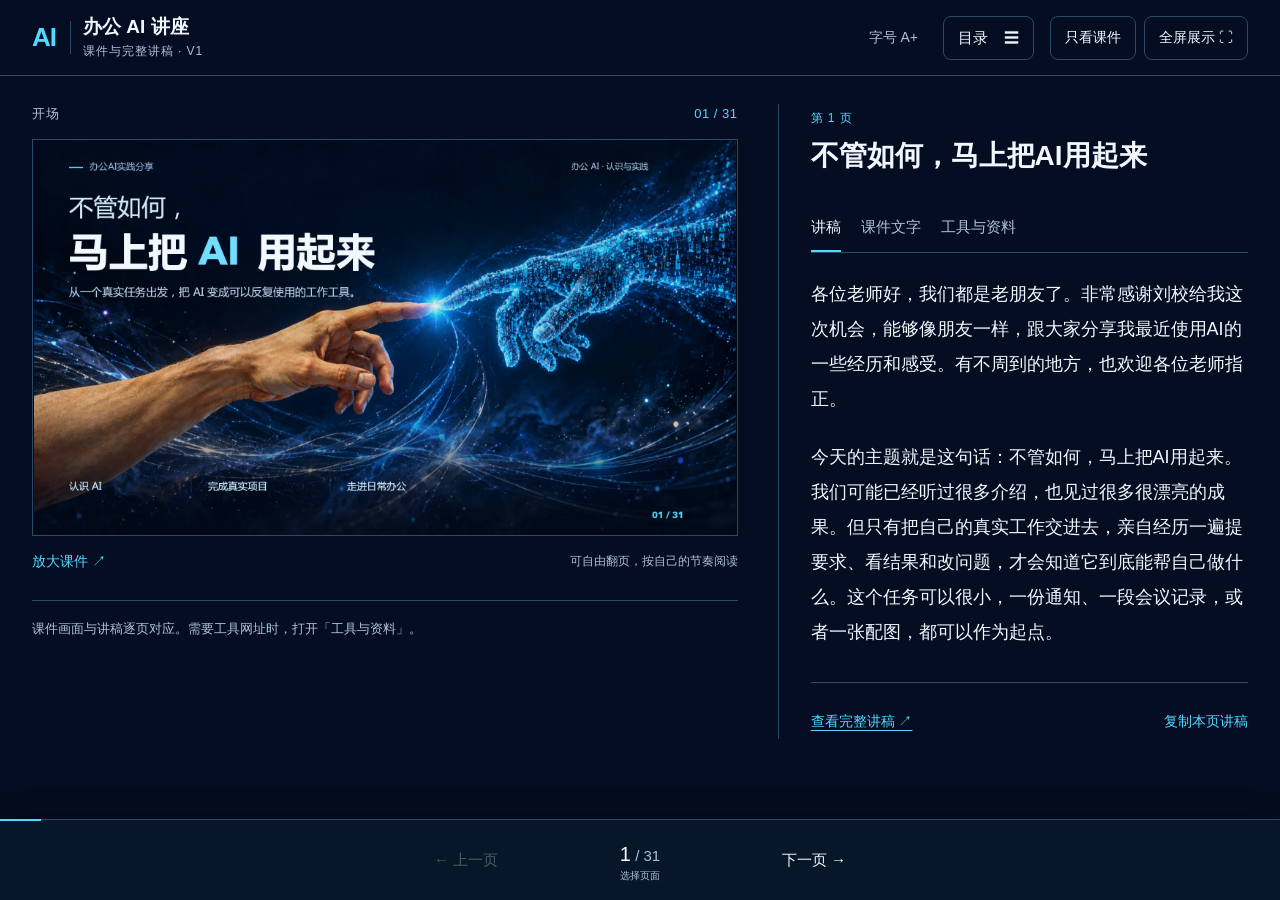
<file: index.html>
<!doctype html>
<html lang="zh-CN">
<head>
<meta charset="utf-8"><meta name="viewport" content="width=device-width,initial-scale=1,viewport-fit=cover">
<meta name="theme-color" content="#040d21"><meta name="description" content="办公AI讲座终版。自由翻阅31页课件、完整讲稿、视频和工具资料。">
<meta name="robots" content="noindex,nofollow"><title>办公 AI 讲座 · 课件与讲稿</title>
<link rel="stylesheet" href="styles.css?v=767c11150a"><script src="lecture-data.js?v=72acbd065c" defer></script><script src="app.js?v=855e1409b4" defer></script>
</head>
<body>
<a class="skip" href="#reading">跳到本页内容</a>
<header class="topbar"><a href="#slide-1" class="brand" aria-label="回到课件首页"><span class="brand-mark">AI</span><span>办公 AI 讲座<small>课件与完整讲稿 · V1</small></span></a><div class="header-actions"><button id="text-size" class="quiet" aria-label="调整讲稿字号">字号 A+</button><button id="open-toc" class="toc-button" aria-label="打开目录">目录 <span aria-hidden="true">☰</span></button></div><div class="display-actions"><button id="toggle-view" aria-pressed="false">只看课件</button><button id="enter-fullscreen">全屏展示 ⛶</button></div></header>
<div id="presentation-controls" class="presentation-controls" hidden><span class="presentation-title">办公 AI 讲座</span><button id="presentation-toc">目录</button><button id="presentation-video" hidden>播放视频</button><button id="presentation-resources" hidden>工具链接</button><button id="exit-fullscreen">退出全屏 ✕</button></div>
<main id="main" class="workspace">
<section class="visual-column" aria-label="课件与视频"><div class="section-heading"><span id="chapter">认识与实践</span><span id="visual-page">01 / 31</span></div>
<div id="slide-stage" class="slide-stage"><button id="zoom-slide" aria-label="放大当前课件"><img id="slide-image" width="1920" height="1080" alt="" fetchpriority="high"></button><div id="slide-video-thumb"></div><div id="slide-resource-hotspot"></div><div id="slide-load-status" class="slide-load-status" role="status" aria-live="polite" hidden><span id="slide-load-message">课件加载中…</span><button id="retry-slide" hidden>重试加载</button></div></div>
<div class="slide-tools"><div class="slide-tool-actions"><button id="zoom-link" class="text-button">放大课件 ↗</button><button id="open-video" class="text-button" hidden>播放本页视频 ▶</button><button id="open-resources" class="text-button" hidden>工具链接 ↗</button></div><span>可自由翻页，按自己的节奏阅读</span></div>
<div class="desktop-tip">课件画面与讲稿逐页对应。需要工具网址时，打开「工具与资料」。</div>
</section>
<section class="reading-column" id="reading" tabindex="-1"><div class="reading-title"><span id="page-label" class="eyebrow">第 1 页</span><h1 id="page-title"></h1></div>
<div role="tablist" class="tabs" aria-label="本页内容"><button role="tab" id="tab-talk" data-view="talk" aria-selected="true" aria-controls="content-panel">讲稿</button><button role="tab" id="tab-text" data-view="text" aria-selected="false" aria-controls="content-panel">课件文字</button><button role="tab" id="tab-resources" data-view="resources" aria-selected="false" aria-controls="content-panel">工具与资料</button></div>
<article id="content-panel" role="tabpanel" aria-labelledby="tab-talk"></article>
<div class="reading-end"><a href="manuscript.html" target="_blank" rel="noopener">查看完整讲稿 ↗</a><button id="copy-note" class="text-button">复制本页讲稿</button></div>
</section>
</main>
<nav class="page-nav" aria-label="课件翻页"><button id="prev" aria-label="上一页">← <span>上一页</span></button><button id="page-picker" aria-label="通过目录选择页码"><strong id="current-page">1</strong><span> / 31</span><span class="nav-menu">选择页面</span></button><button id="next" aria-label="下一页"><span>下一页</span> →</button><div id="progress" aria-hidden="true"></div></nav>
<dialog id="toc-dialog" aria-labelledby="toc-title"><div class="dialog-head"><h2 id="toc-title">课件目录</h2><button id="close-toc" aria-label="关闭目录">关闭 ✕</button></div><label class="search-label" for="toc-search">按页码、标题或讲稿内容查找</label><input id="toc-search" type="search" placeholder="例如：数字人、画图、26" autocomplete="off"><div id="toc-list"></div><p id="toc-empty" hidden>没有找到相关页面，请换一个关键词。</p></dialog>
<dialog id="zoom-dialog" aria-label="课件大图"><div class="dialog-head"><span>可双指缩放查看细节</span><button id="close-zoom" aria-label="关闭大图">关闭 ✕</button></div><div class="zoom-scroll"><img id="zoom-image" alt="当前课件大图"></div><a id="original-image" target="_blank" rel="noopener">单独打开原图 ↗</a></dialog>
<dialog id="media-dialog" aria-labelledby="media-dialog-title"><div class="dialog-head"><h2 id="media-dialog-title">本页视频</h2><button id="close-media" aria-label="关闭视频">关闭 ✕</button></div><div id="media-section" hidden></div></dialog>
<dialog id="resources-dialog" aria-labelledby="resources-dialog-title"><div class="dialog-head"><h2 id="resources-dialog-title">本页工具与资料</h2><button id="close-resources" aria-label="关闭工具与资料">关闭 ✕</button></div><div id="resource-dialog-content"></div></dialog>
<div id="toast" role="status" aria-live="polite"></div>
<noscript><p class="noscript">请启用 JavaScript 自由翻页，或<a href="manuscript.html">直接查看完整课件与讲稿</a>。</p></noscript>
</body></html>
</file>
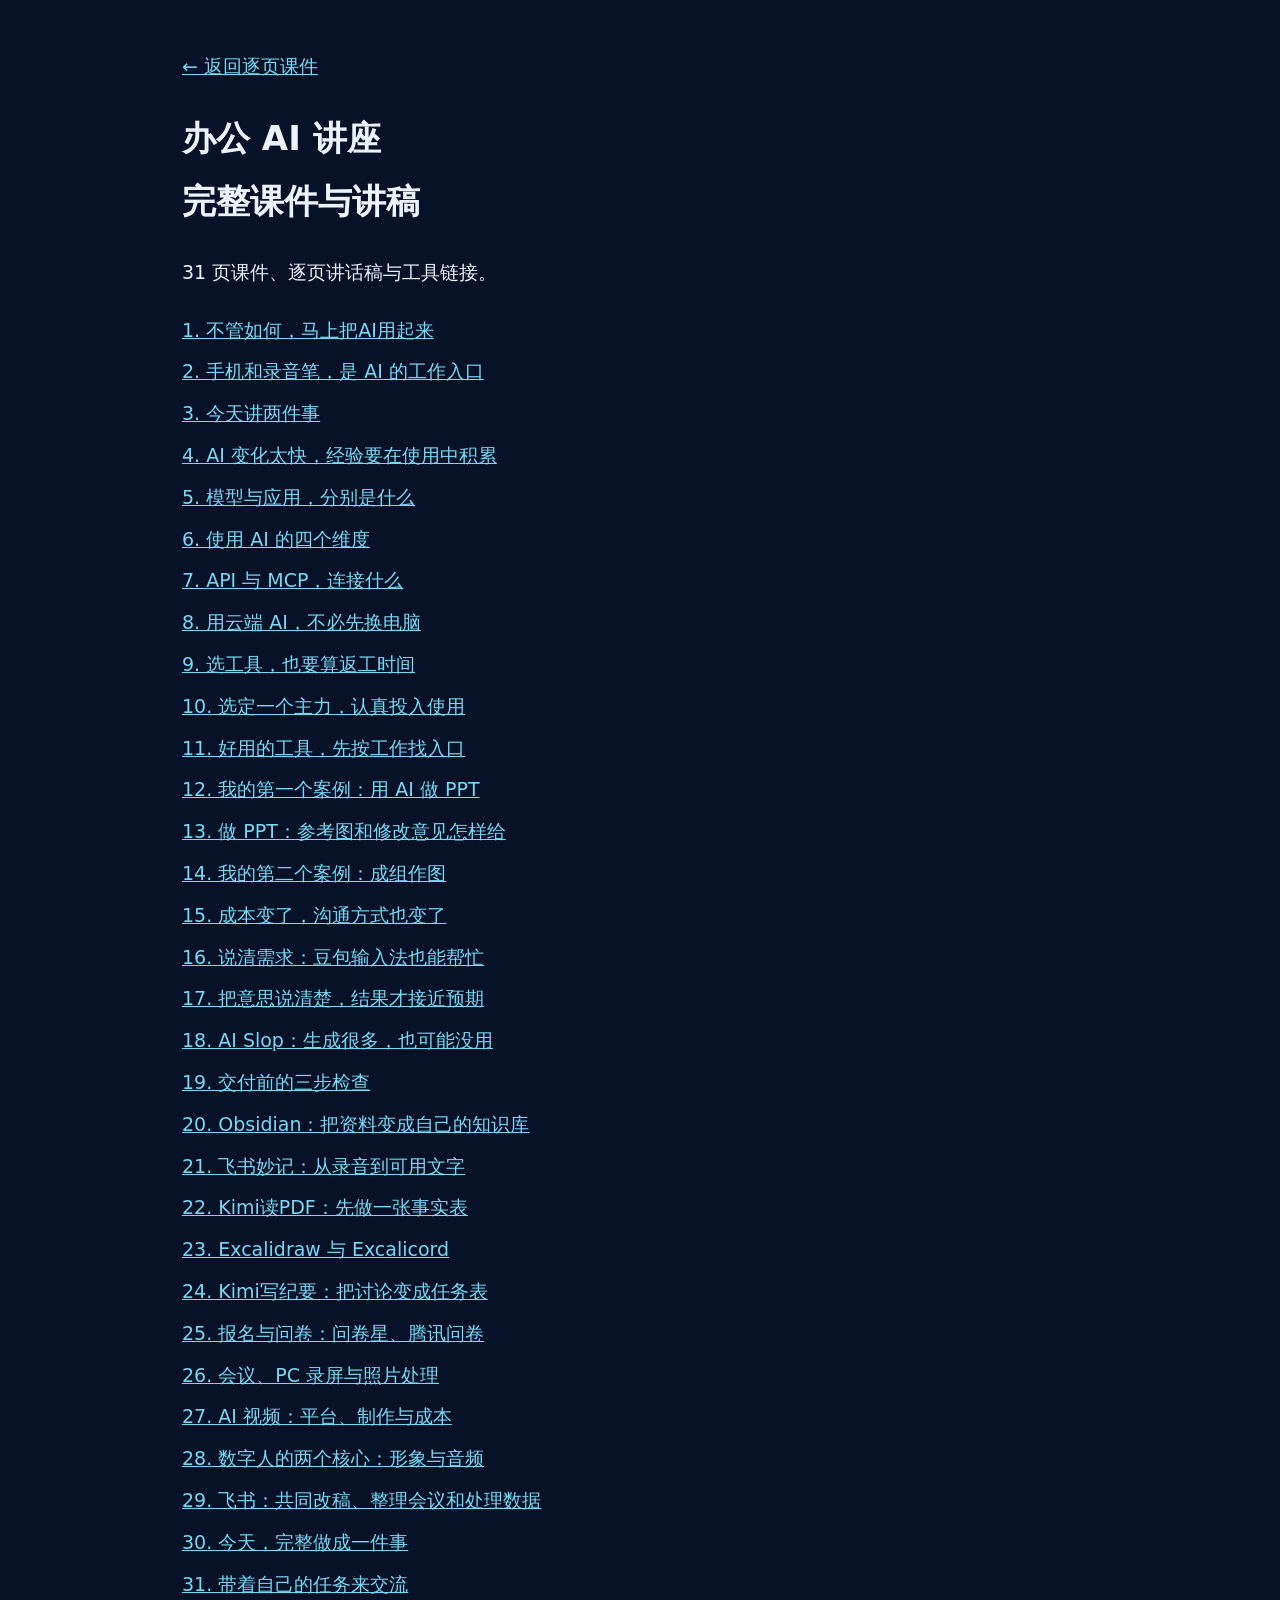
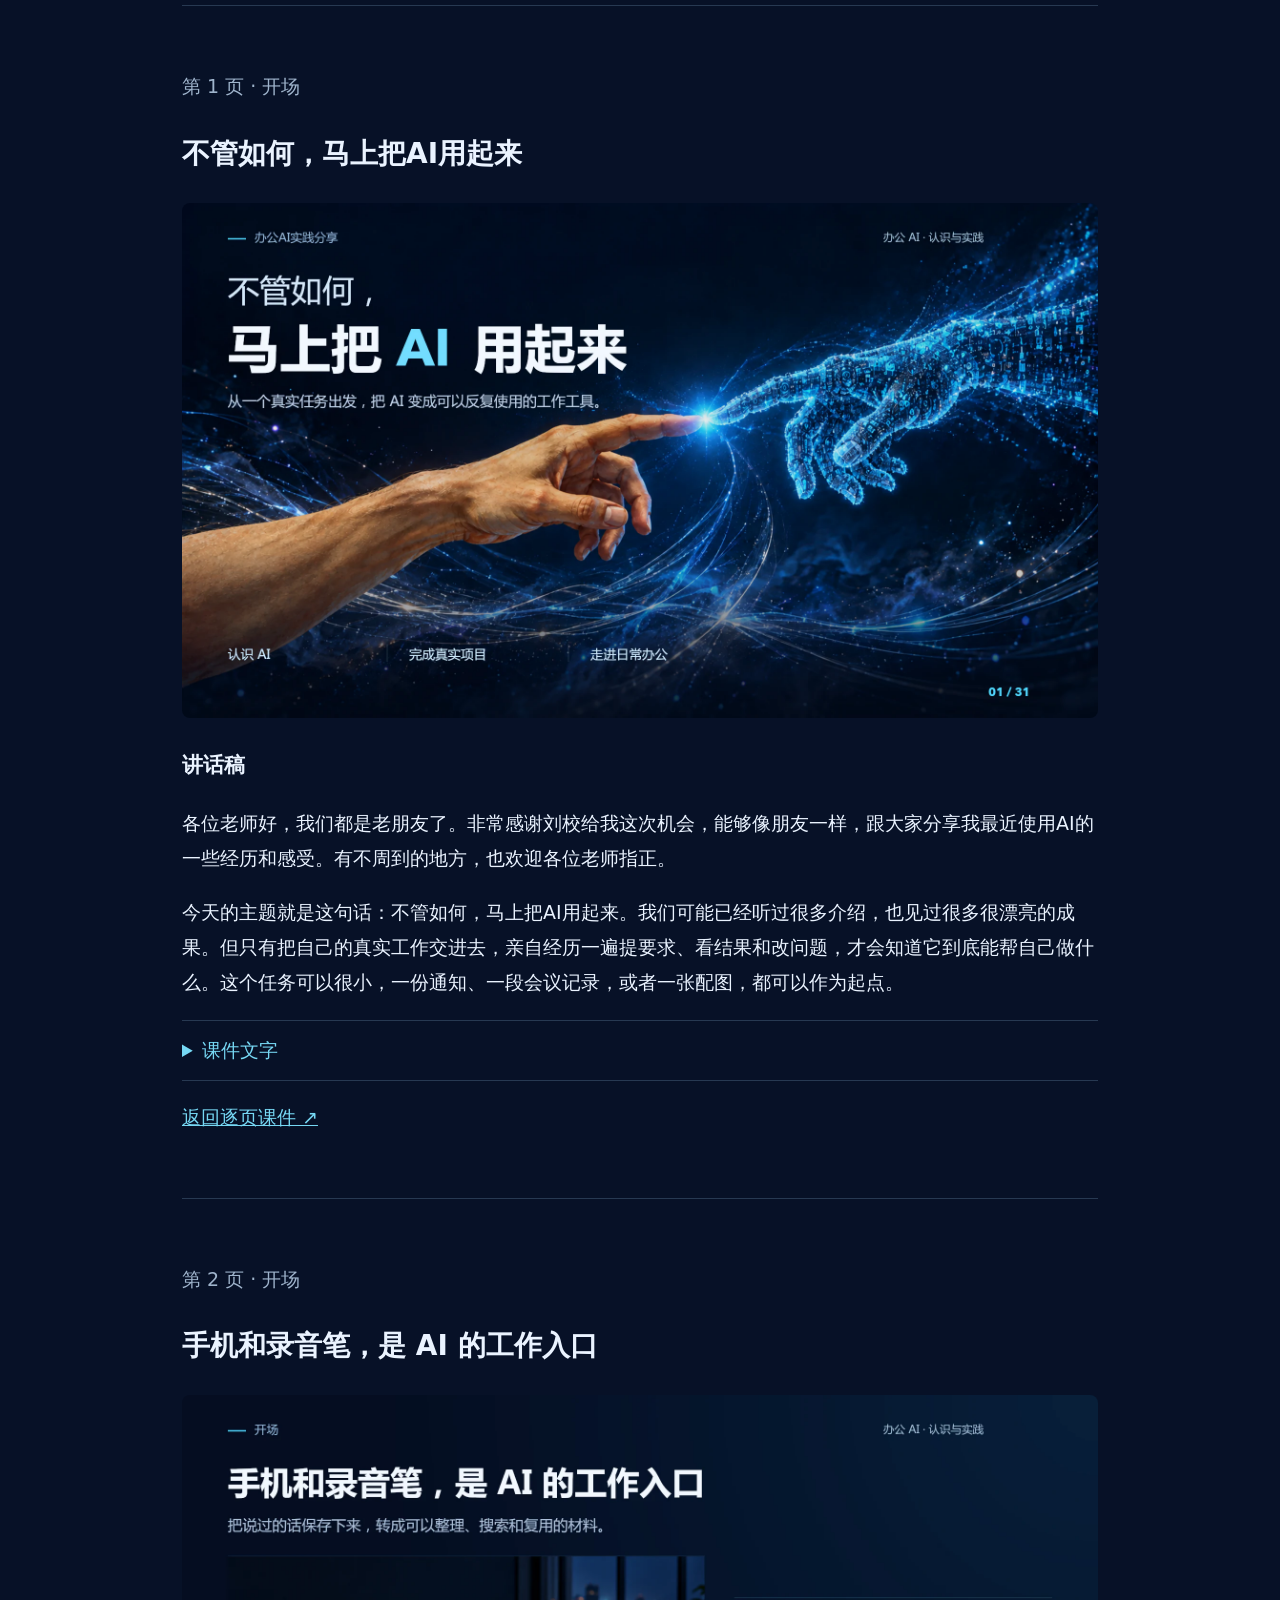
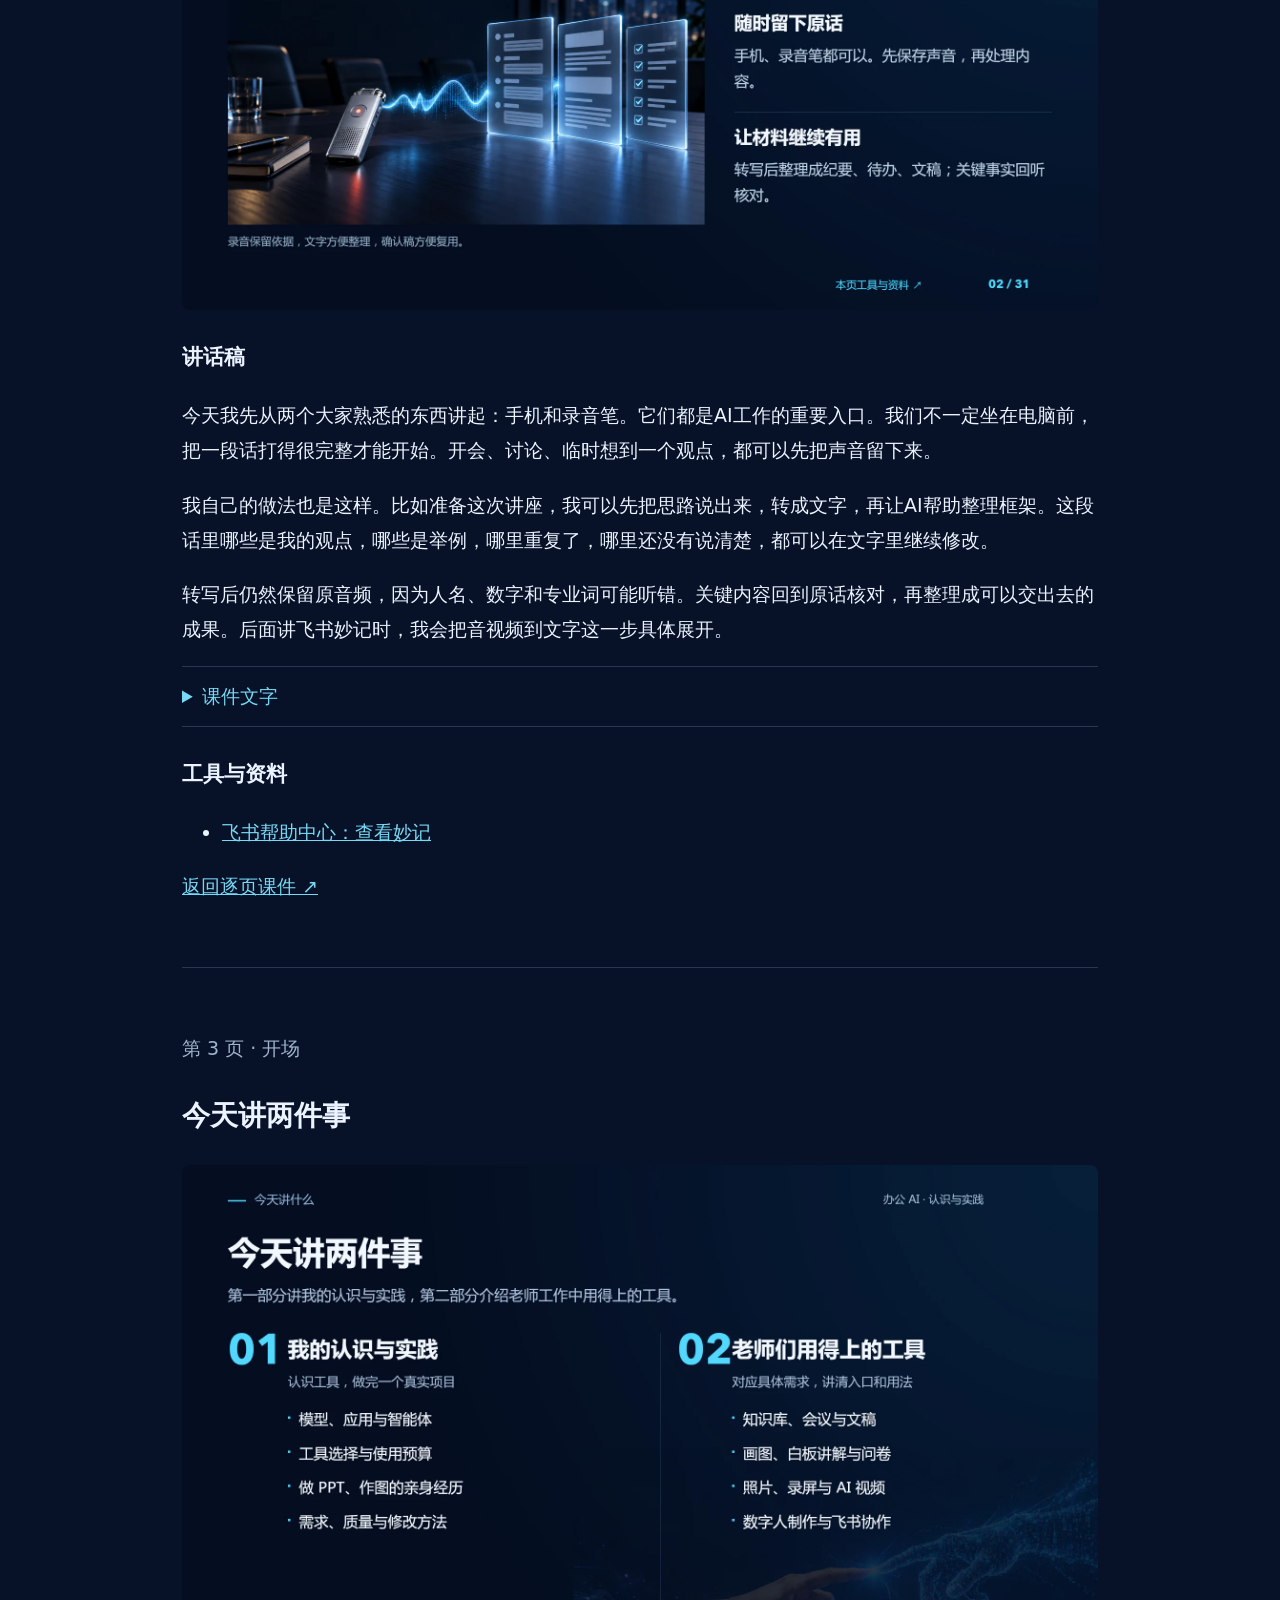
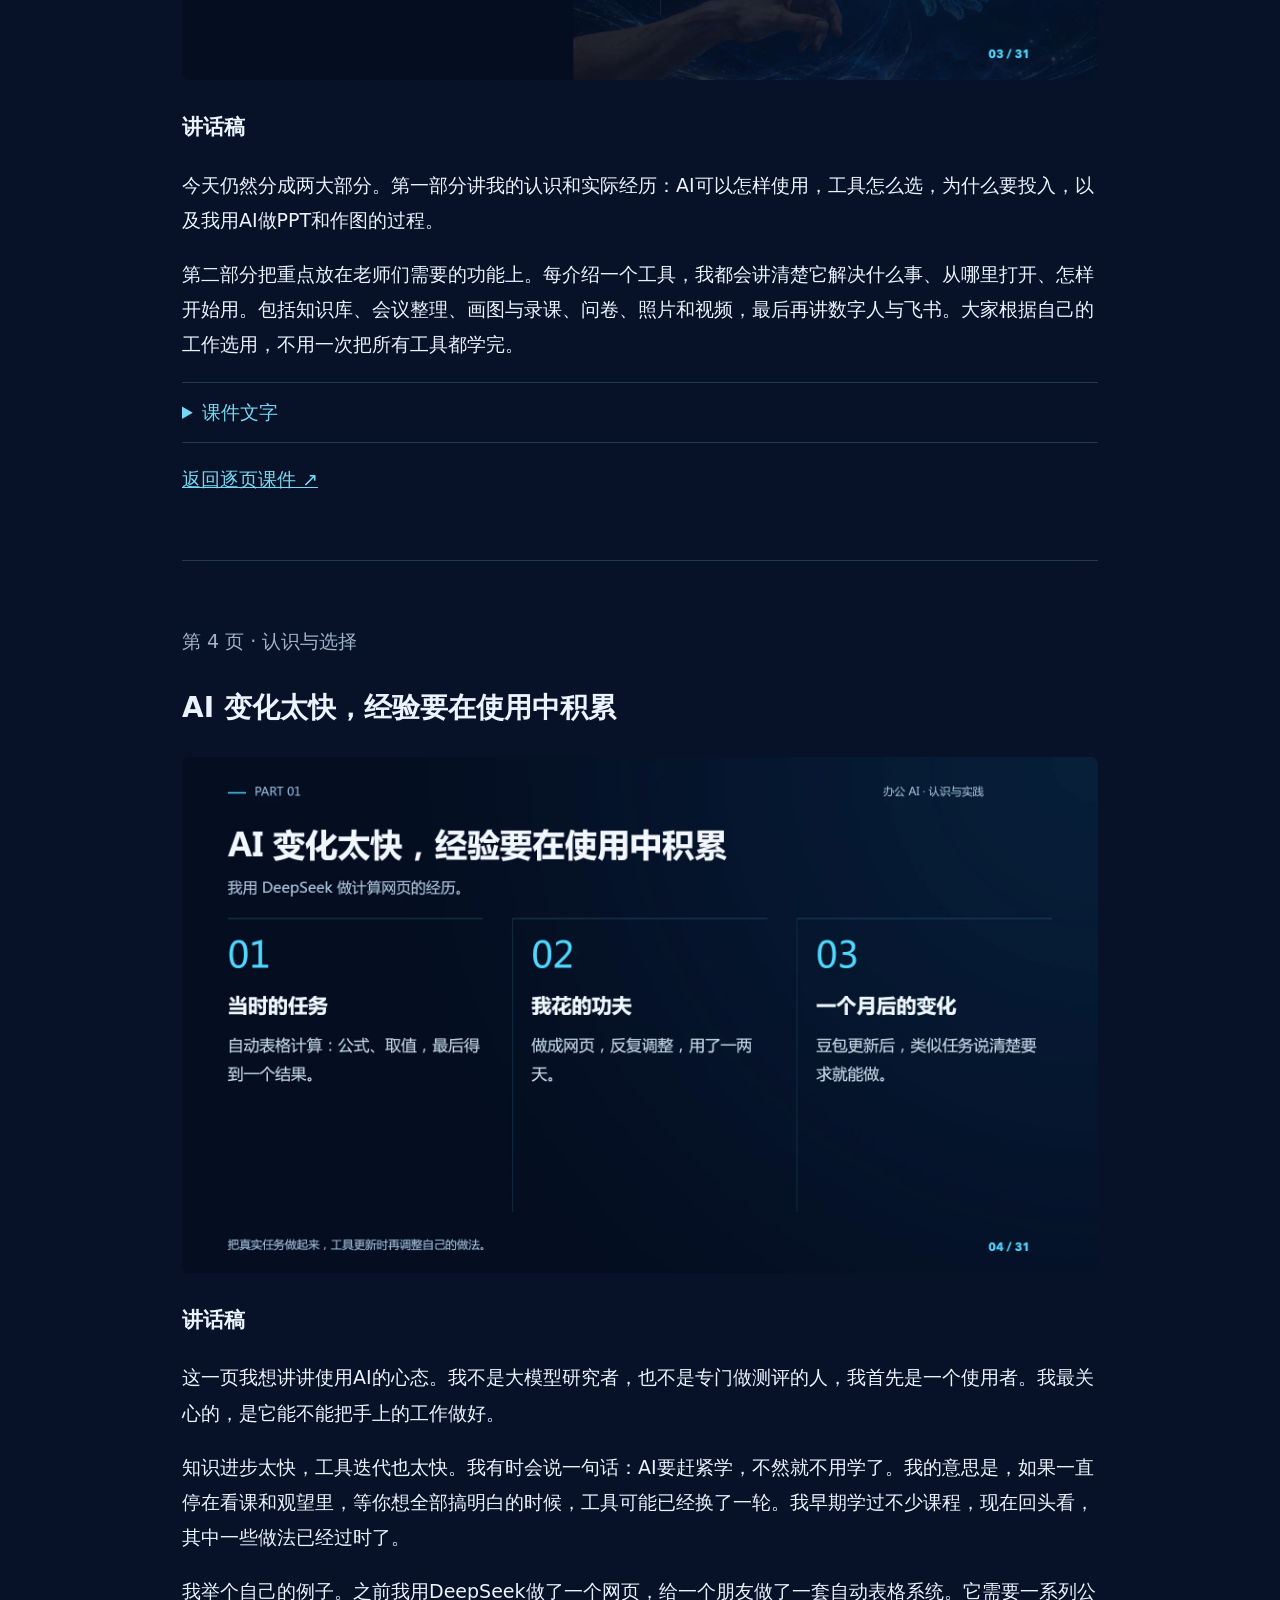
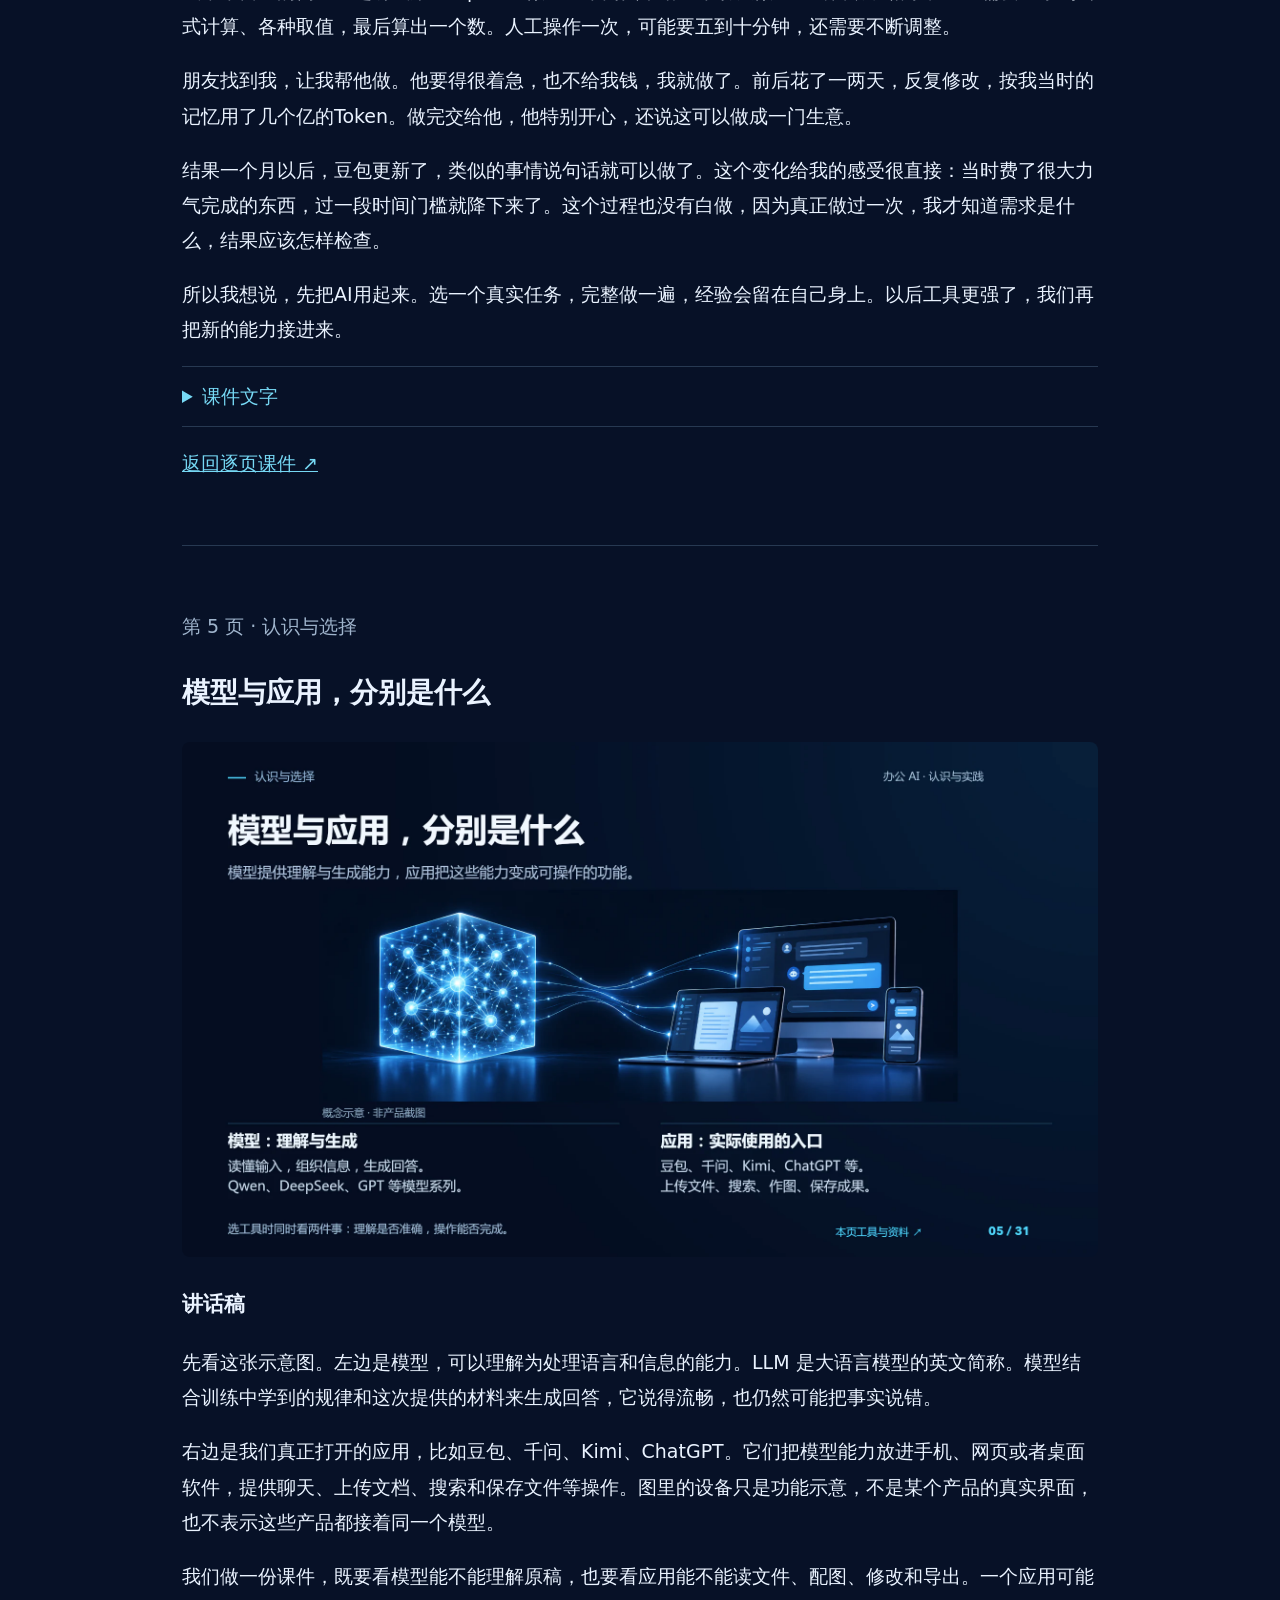
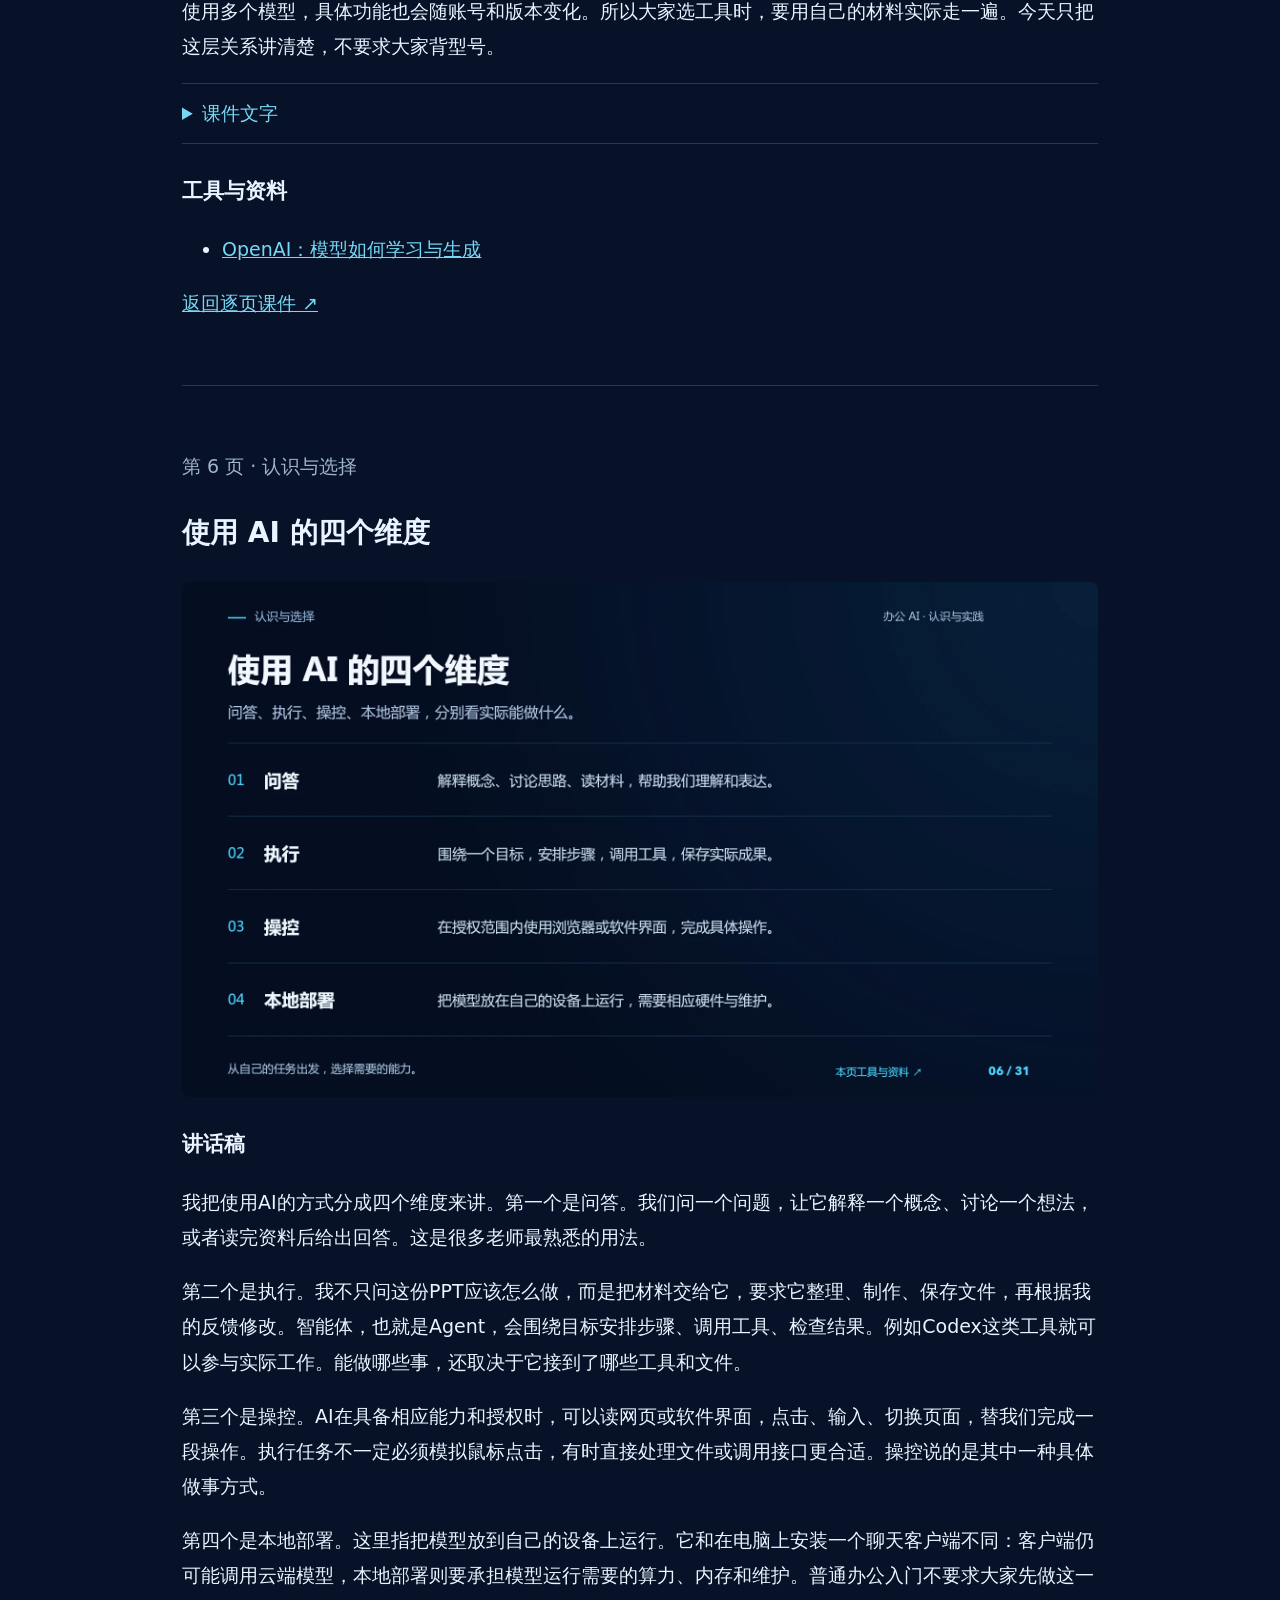
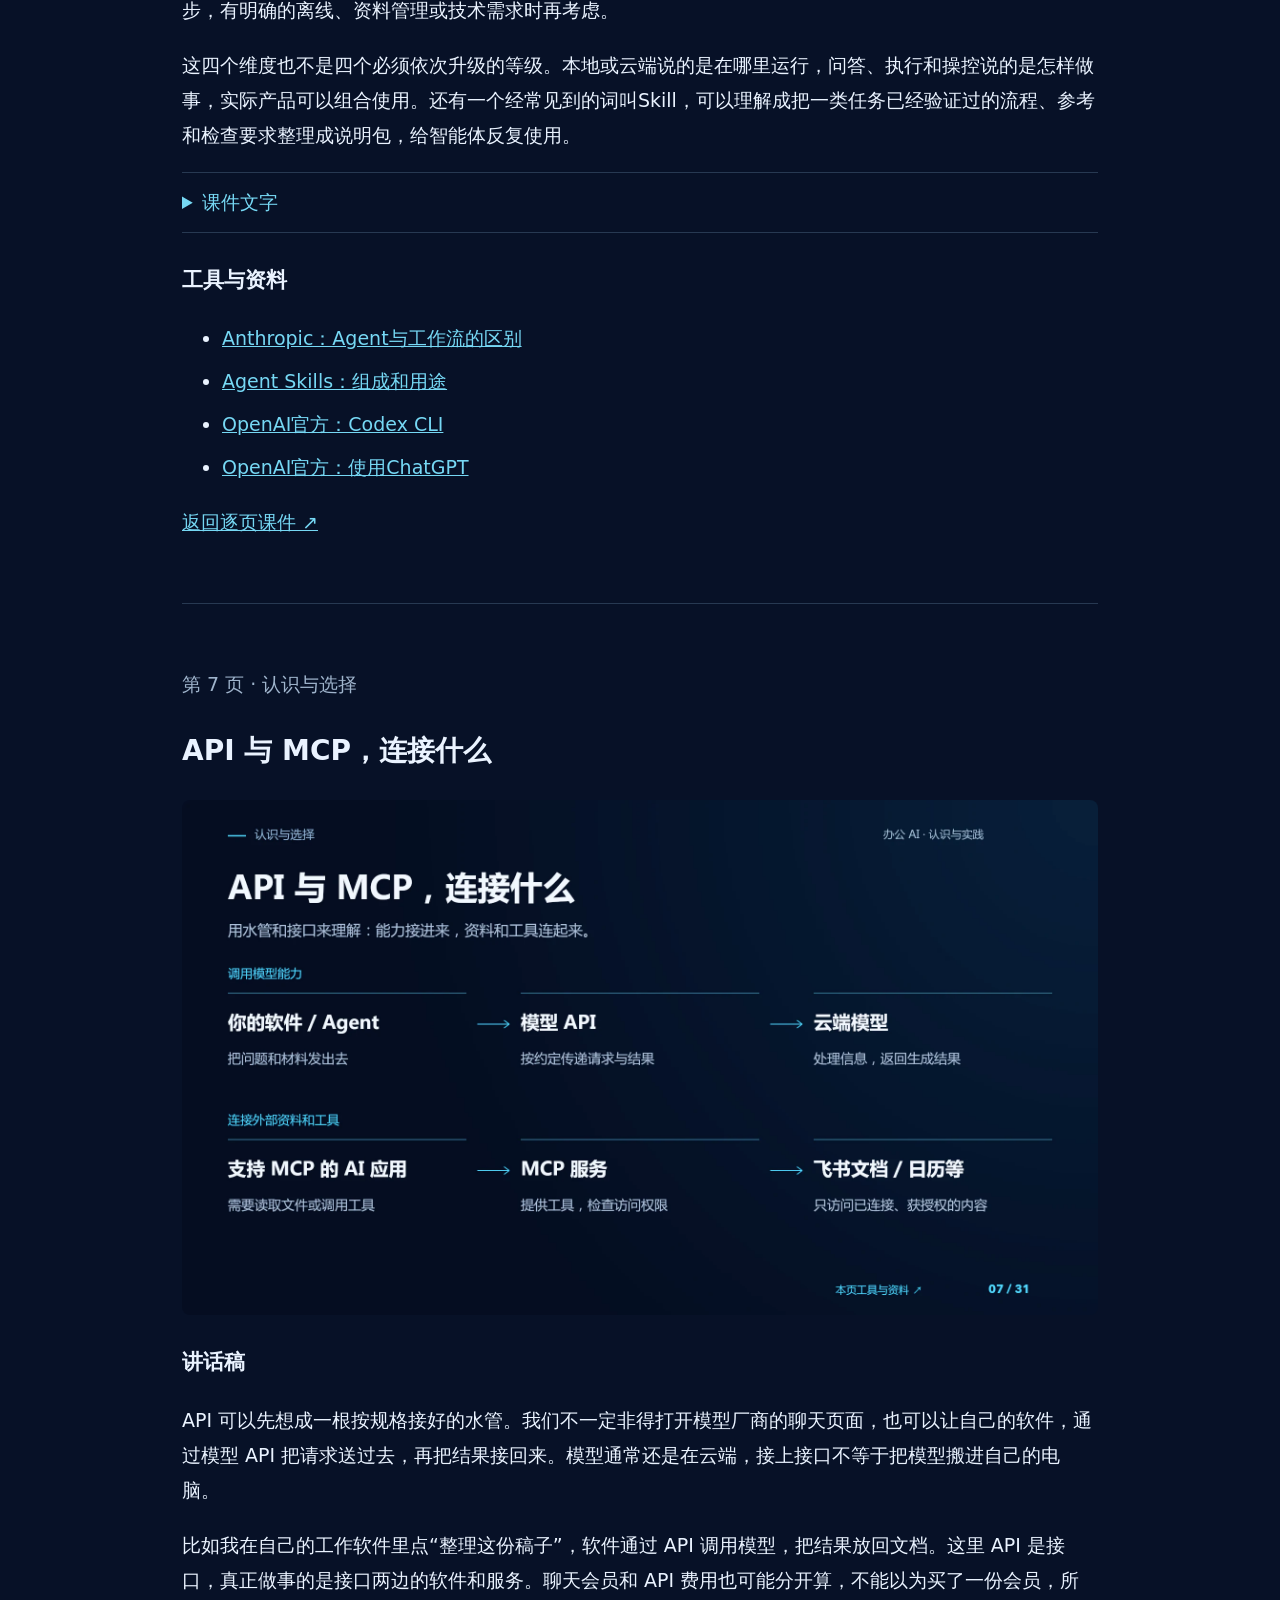
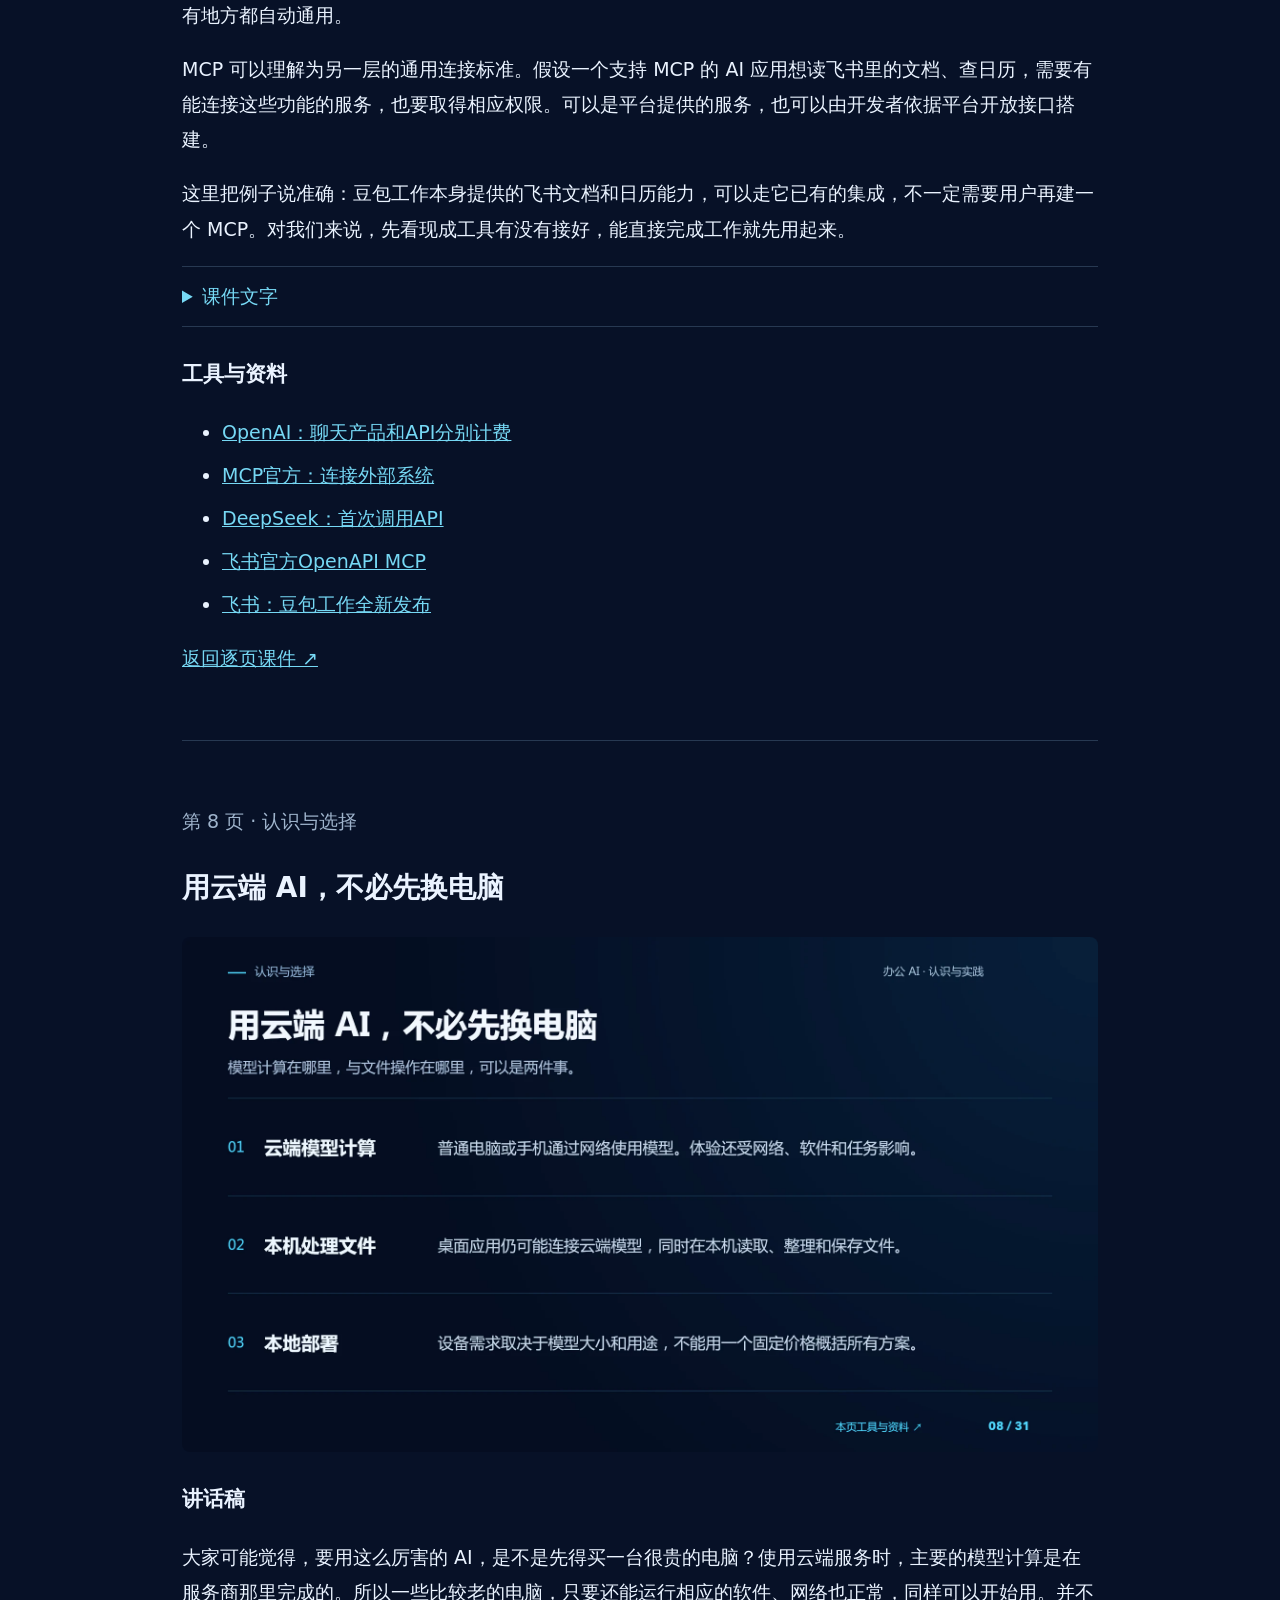
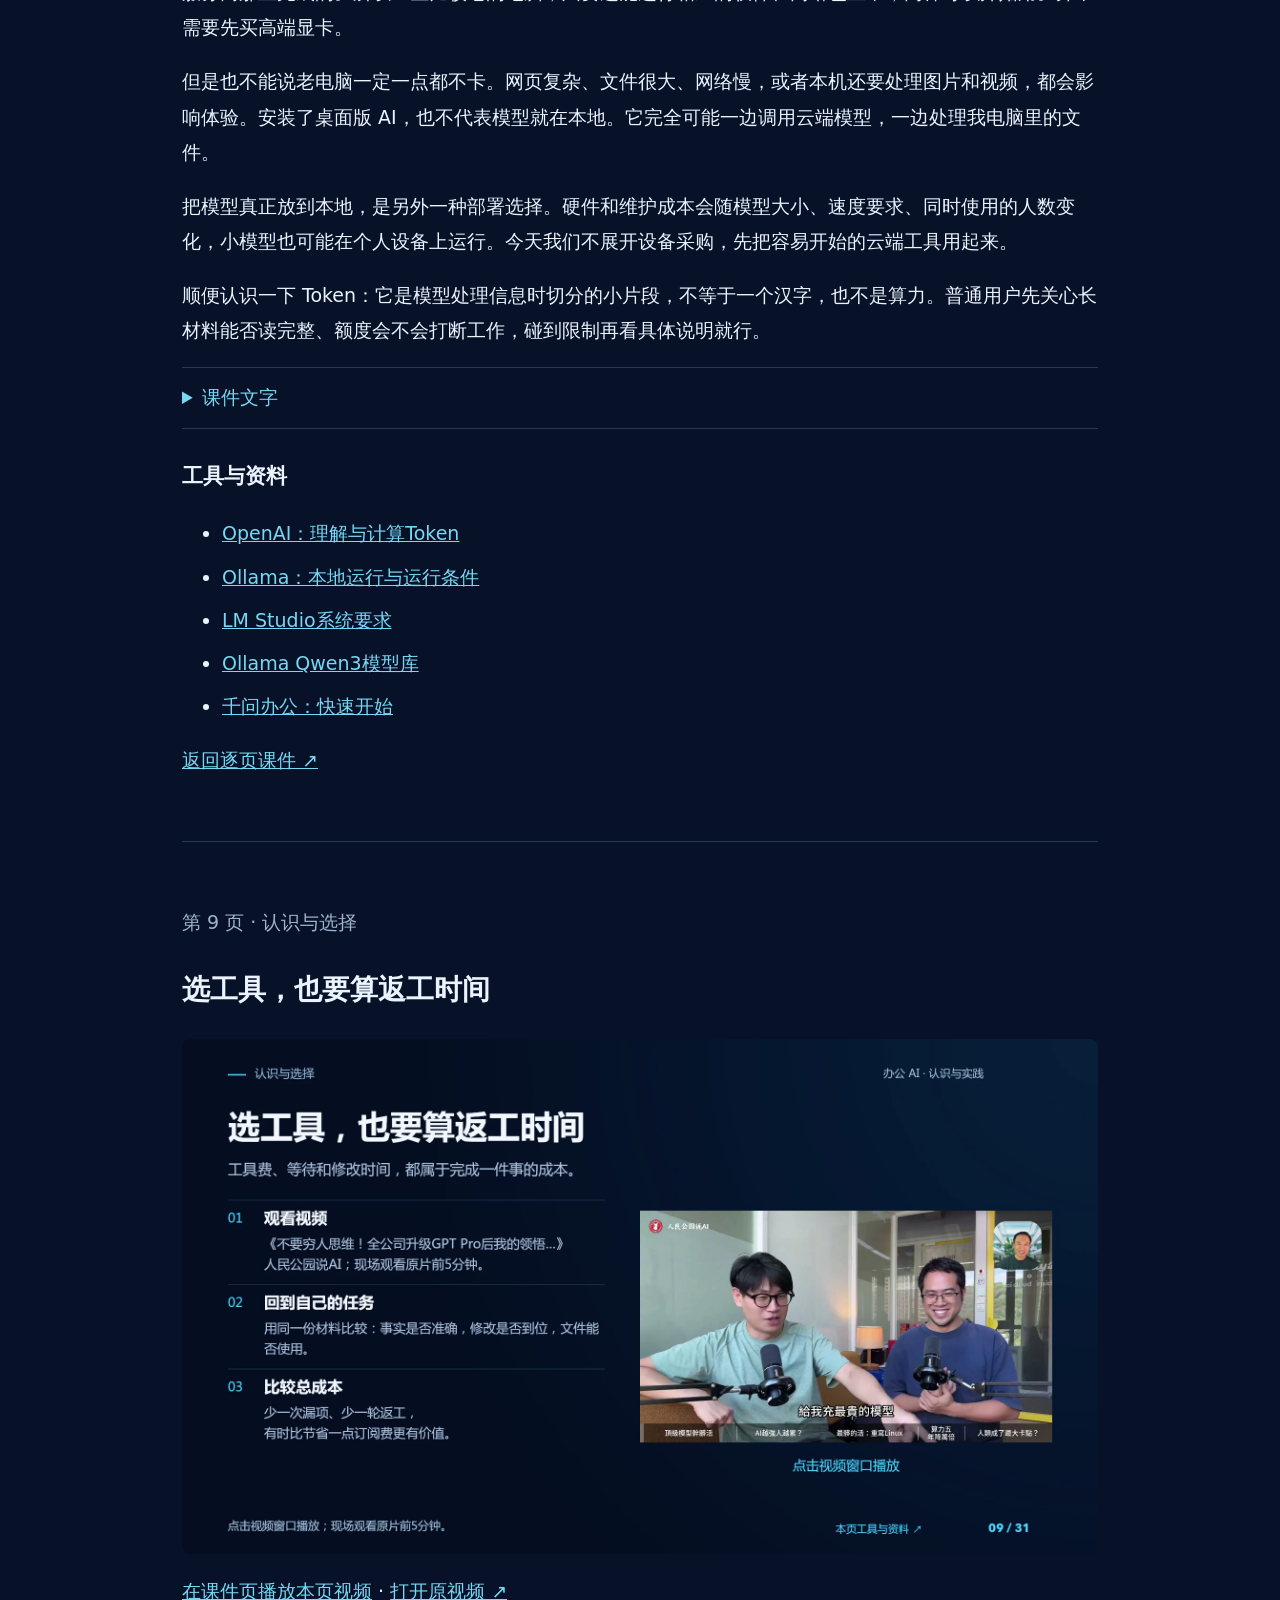
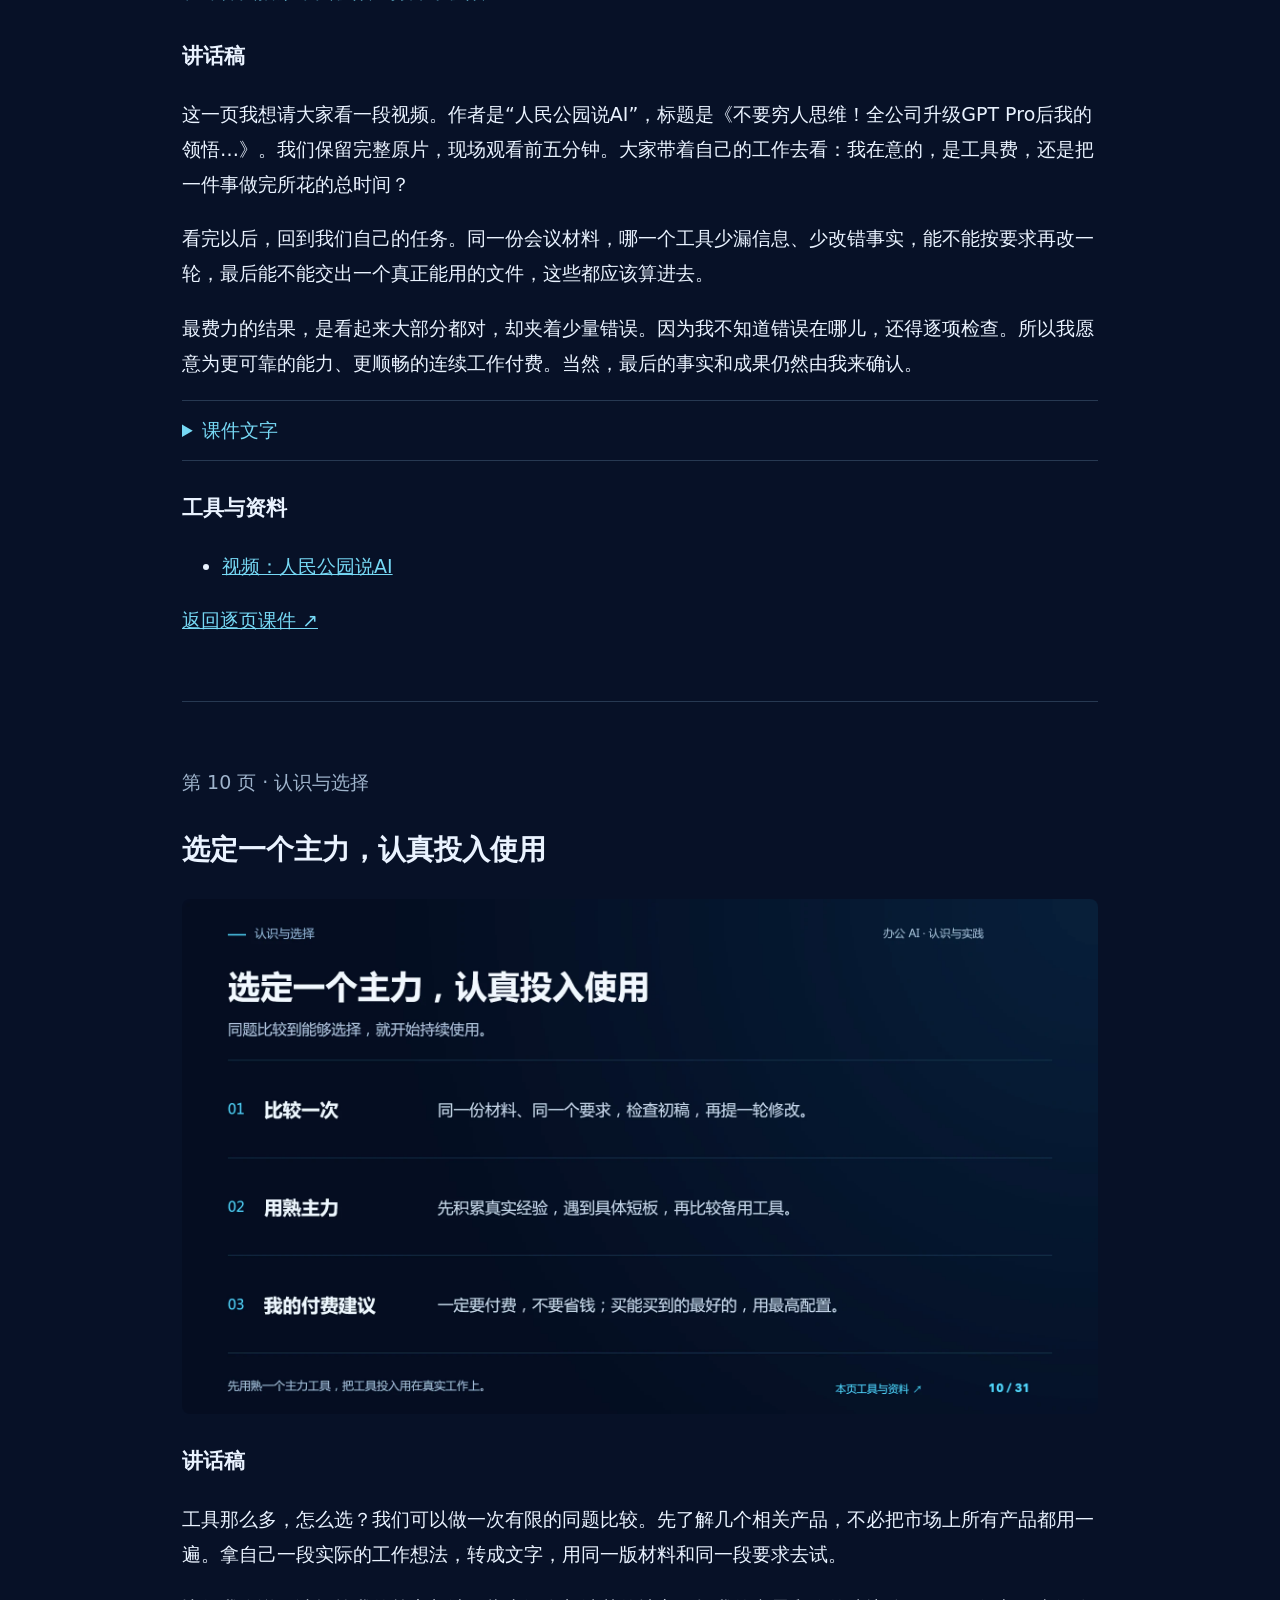
<file: manuscript.html>
<!doctype html><html lang="zh-CN"><head><meta charset="utf-8"><meta name="viewport" content="width=device-width,initial-scale=1"><title>办公AI讲座-V1 · 完整课件与讲稿</title><meta name="robots" content="noindex,nofollow"><style>
:root{color-scheme:dark}*{box-sizing:border-box}body{margin:0;background:#071127;color:#eaf3ff;font:19px/1.85 system-ui,-apple-system,"PingFang SC",sans-serif}main{max-width:960px;margin:auto;padding:30px 22px}a{color:#76d8f4;overflow-wrap:anywhere}h1{font-size:34px}h2{font-size:28px}h3{font-size:21px;margin-top:28px}section{padding:44px 0;border-top:1px solid #273952}img{display:block;width:100%;height:auto;border-radius:8px;margin:20px 0}.eyebrow{color:#9fb4cc}summary{cursor:pointer;color:#76d8f4;padding:12px 0}nav{line-height:2.2}details{margin:16px 0;border-block:1px solid #273952}li{margin:8px 0}.table-scroll{overflow-x:auto}table{border-collapse:collapse;width:100%;font-size:16px}td,th{border:1px solid #334962;padding:7px 10px;text-align:left}code{overflow-wrap:anywhere;font-size:.88em}@media print{body{background:white;color:black;font-size:12pt}a{color:#222}section{break-before:page}img{max-height:270px;object-fit:contain}details{display:block}details>*{display:block}nav{display:none}}
</style></head><body><main><p><a href="index.html">← 返回逐页课件</a></p><h1>办公 AI 讲座<br>完整课件与讲稿</h1><p>31 页课件、逐页讲话稿与工具链接。</p><nav><a href="#slide-1">1. 不管如何，马上把AI用起来</a><br><a href="#slide-2">2. 手机和录音笔，是 AI 的工作入口</a><br><a href="#slide-3">3. 今天讲两件事</a><br><a href="#slide-4">4. AI 变化太快，经验要在使用中积累</a><br><a href="#slide-5">5. 模型与应用，分别是什么</a><br><a href="#slide-6">6. 使用 AI 的四个维度</a><br><a href="#slide-7">7. API 与 MCP，连接什么</a><br><a href="#slide-8">8. 用云端 AI，不必先换电脑</a><br><a href="#slide-9">9. 选工具，也要算返工时间</a><br><a href="#slide-10">10. 选定一个主力，认真投入使用</a><br><a href="#slide-11">11. 好用的工具，先按工作找入口</a><br><a href="#slide-12">12. 我的第一个案例：用 AI 做 PPT</a><br><a href="#slide-13">13. 做 PPT：参考图和修改意见怎样给</a><br><a href="#slide-14">14. 我的第二个案例：成组作图</a><br><a href="#slide-15">15. 成本变了，沟通方式也变了</a><br><a href="#slide-16">16. 说清需求：豆包输入法也能帮忙</a><br><a href="#slide-17">17. 把意思说清楚，结果才接近预期</a><br><a href="#slide-18">18. AI Slop：生成很多，也可能没用</a><br><a href="#slide-19">19. 交付前的三步检查</a><br><a href="#slide-20">20. Obsidian：把资料变成自己的知识库</a><br><a href="#slide-21">21. 飞书妙记：从录音到可用文字</a><br><a href="#slide-22">22. Kimi读PDF：先做一张事实表</a><br><a href="#slide-23">23. Excalidraw 与 Excalicord</a><br><a href="#slide-24">24. Kimi写纪要：把讨论变成任务表</a><br><a href="#slide-25">25. 报名与问卷：问卷星、腾讯问卷</a><br><a href="#slide-26">26. 会议、PC 录屏与照片处理</a><br><a href="#slide-27">27. AI 视频：平台、制作与成本</a><br><a href="#slide-28">28. 数字人的两个核心：形象与音频</a><br><a href="#slide-29">29. 飞书：共同改稿、整理会议和处理数据</a><br><a href="#slide-30">30. 今天，完整做成一件事</a><br><a href="#slide-31">31. 带着自己的任务来交流</a><br></nav><section id="slide-1"><p class="eyebrow">第 1 页 · 开场</p><h2>不管如何，马上把AI用起来</h2><a href="assets/slide-01.webp"><img loading="lazy" decoding="async" src="assets/slide-01.webp" alt="不管如何，马上把AI用起来" width="1920" height="1080"></a><h3>讲话稿</h3><p>各位老师好，我们都是老朋友了。非常感谢刘校给我这次机会，能够像朋友一样，跟大家分享我最近使用AI的一些经历和感受。有不周到的地方，也欢迎各位老师指正。</p><p>今天的主题就是这句话：不管如何，马上把AI用起来。我们可能已经听过很多介绍，也见过很多很漂亮的成果。但只有把自己的真实工作交进去，亲自经历一遍提要求、看结果和改问题，才会知道它到底能帮自己做什么。这个任务可以很小，一份通知、一段会议记录，或者一张配图，都可以作为起点。</p><details><summary>课件文字</summary><p>不管如何，</p><p>马上把</p><p>AI</p><p>用起来</p><p>从一个真实任务出发，把 AI 变成可以反复使用的工作工具。</p><p>认识 AI</p><p>完成真实项目</p><p>走进日常办公</p><p>办公AI实践分享</p><p>办公 AI · 认识与实践</p><p>01 / 31</p></details><p><a href="index.html#slide-1">返回逐页课件 ↗</a></p></section><section id="slide-2"><p class="eyebrow">第 2 页 · 开场</p><h2>手机和录音笔，是 AI 的工作入口</h2><a href="assets/slide-02.webp"><img loading="lazy" decoding="async" src="assets/slide-02.webp" alt="手机和录音笔，是 AI 的工作入口" width="1920" height="1080"></a><h3>讲话稿</h3><p>今天我先从两个大家熟悉的东西讲起：手机和录音笔。它们都是AI工作的重要入口。我们不一定坐在电脑前，把一段话打得很完整才能开始。开会、讨论、临时想到一个观点，都可以先把声音留下来。</p><p>我自己的做法也是这样。比如准备这次讲座，我可以先把思路说出来，转成文字，再让AI帮助整理框架。这段话里哪些是我的观点，哪些是举例，哪里重复了，哪里还没有说清楚，都可以在文字里继续修改。</p><p>转写后仍然保留原音频，因为人名、数字和专业词可能听错。关键内容回到原话核对，再整理成可以交出去的成果。后面讲飞书妙记时，我会把音视频到文字这一步具体展开。</p><details><summary>课件文字</summary><p>手机和录音笔，是 AI 的工作入口</p><p>把说过的话保存下来，转成可以整理、搜索和复用的材料。</p><p>录音保留依据，文字方便整理，确认稿方便复用。</p><p>随时留下原话</p><p>手机、录音笔都可以。先保存声音，再处理内容。</p><p>让材料继续有用</p><p>转写后整理成纪要、待办、文稿；关键事实回听核对。</p><p>开场</p><p>办公 AI · 认识与实践</p><p>本页工具与资料 ↗</p><p>02 / 31</p></details><h3>工具与资料</h3><ul><li><a target="_blank" rel="noopener noreferrer" href="https://www.feishu.cn/hc/zh-CN/articles/022111234449-查看妙记">飞书帮助中心：查看妙记</a></li></ul><p><a href="index.html#slide-2">返回逐页课件 ↗</a></p></section><section id="slide-3"><p class="eyebrow">第 3 页 · 开场</p><h2>今天讲两件事</h2><a href="assets/slide-03.webp"><img loading="lazy" decoding="async" src="assets/slide-03.webp" alt="今天讲两件事" width="1920" height="1080"></a><h3>讲话稿</h3><p>今天仍然分成两大部分。第一部分讲我的认识和实际经历：AI可以怎样使用，工具怎么选，为什么要投入，以及我用AI做PPT和作图的过程。</p><p>第二部分把重点放在老师们需要的功能上。每介绍一个工具，我都会讲清楚它解决什么事、从哪里打开、怎样开始用。包括知识库、会议整理、画图与录课、问卷、照片和视频，最后再讲数字人与飞书。大家根据自己的工作选用，不用一次把所有工具都学完。</p><details><summary>课件文字</summary><p>今天讲两件事</p><p>第一部分讲我的认识与实践，第二部分介绍老师工作中用得上的工具。</p><p>01</p><p>我的认识与实践</p><p>认识工具，做完一个真实项目</p><p>模型、应用与智能体</p><p>工具选择与使用预算</p><p>做 PPT、作图的亲身经历</p><p>需求、质量与修改方法</p><p>02</p><p>老师们用得上的工具</p><p>对应具体需求，讲清入口和用法</p><p>知识库、会议与文稿</p><p>画图、白板讲解与问卷</p><p>照片、录屏与 AI 视频</p><p>数字人制作与飞书协作</p><p>今天讲什么</p><p>办公 AI · 认识与实践</p><p>03 / 31</p></details><p><a href="index.html#slide-3">返回逐页课件 ↗</a></p></section><section id="slide-4"><p class="eyebrow">第 4 页 · 认识与选择</p><h2>AI 变化太快，经验要在使用中积累</h2><a href="assets/slide-04.webp"><img loading="lazy" decoding="async" src="assets/slide-04.webp" alt="AI 变化太快，经验要在使用中积累" width="1920" height="1080"></a><h3>讲话稿</h3><p>这一页我想讲讲使用AI的心态。我不是大模型研究者，也不是专门做测评的人，我首先是一个使用者。我最关心的，是它能不能把手上的工作做好。</p><p>知识进步太快，工具迭代也太快。我有时会说一句话：AI要赶紧学，不然就不用学了。我的意思是，如果一直停在看课和观望里，等你想全部搞明白的时候，工具可能已经换了一轮。我早期学过不少课程，现在回头看，其中一些做法已经过时了。</p><p>我举个自己的例子。之前我用DeepSeek做了一个网页，给一个朋友做了一套自动表格系统。它需要一系列公式计算、各种取值，最后算出一个数。人工操作一次，可能要五到十分钟，还需要不断调整。</p><p>朋友找到我，让我帮他做。他要得很着急，也不给我钱，我就做了。前后花了一两天，反复修改，按我当时的记忆用了几个亿的Token。做完交给他，他特别开心，还说这可以做成一门生意。</p><p>结果一个月以后，豆包更新了，类似的事情说句话就可以做了。这个变化给我的感受很直接：当时费了很大力气完成的东西，过一段时间门槛就降下来了。这个过程也没有白做，因为真正做过一次，我才知道需求是什么，结果应该怎样检查。</p><p>所以我想说，先把AI用起来。选一个真实任务，完整做一遍，经验会留在自己身上。以后工具更强了，我们再把新的能力接进来。</p><details><summary>课件文字</summary><p>AI 变化太快，经验要在使用中积累</p><p>我用 DeepSeek 做计算网页的经历。</p><p>01</p><p>当时的任务</p><p>自动表格计算：公式、取值，最后得到一个结果。</p><p>02</p><p>我花的功夫</p><p>做成网页，反复调整，用了一两天。</p><p>03</p><p>一个月后的变化</p><p>豆包更新后，类似任务说清楚要求就能做。</p><p>PART 01</p><p>办公 AI · 认识与实践</p><p>把真实任务做起来，工具更新时再调整自己的做法。</p><p>04 / 31</p></details><p><a href="index.html#slide-4">返回逐页课件 ↗</a></p></section><section id="slide-5"><p class="eyebrow">第 5 页 · 认识与选择</p><h2>模型与应用，分别是什么</h2><a href="assets/slide-05.webp"><img loading="lazy" decoding="async" src="assets/slide-05.webp" alt="模型与应用，分别是什么" width="1920" height="1080"></a><h3>讲话稿</h3><p>先看这张示意图。左边是模型，可以理解为处理语言和信息的能力。LLM 是大语言模型的英文简称。模型结合训练中学到的规律和这次提供的材料来生成回答，它说得流畅，也仍然可能把事实说错。</p><p>右边是我们真正打开的应用，比如豆包、千问、Kimi、ChatGPT。它们把模型能力放进手机、网页或者桌面软件，提供聊天、上传文档、搜索和保存文件等操作。图里的设备只是功能示意，不是某个产品的真实界面，也不表示这些产品都接着同一个模型。</p><p>我们做一份课件，既要看模型能不能理解原稿，也要看应用能不能读文件、配图、修改和导出。一个应用可能使用多个模型，具体功能也会随账号和版本变化。所以大家选工具时，要用自己的材料实际走一遍。今天只把这层关系讲清楚，不要求大家背型号。</p><details><summary>课件文字</summary><p>模型与应用，分别是什么</p><p>模型提供理解与生成能力，应用把这些能力变成可操作的功能。</p><p>概念示意 · 非产品截图</p><p>模型：理解与生成</p><p>读懂输入，组织信息，生成回答。<br>Qwen、DeepSeek、GPT 等模型系列。</p><p>应用：实际使用的入口</p><p>豆包、千问、Kimi、ChatGPT 等。<br>上传文件、搜索、作图、保存成果。</p><p>认识与选择</p><p>办公 AI · 认识与实践</p><p>选工具时同时看两件事：理解是否准确，操作能否完成。</p><p>本页工具与资料 ↗</p><p>05 / 31</p></details><h3>工具与资料</h3><ul><li><a target="_blank" rel="noopener noreferrer" href="https://help.openai.com/en/articles/7842364-how-chatgpt-and-our-foundation-models-are-developed">OpenAI：模型如何学习与生成</a></li></ul><p><a href="index.html#slide-5">返回逐页课件 ↗</a></p></section><section id="slide-6"><p class="eyebrow">第 6 页 · 认识与选择</p><h2>使用 AI 的四个维度</h2><a href="assets/slide-06.webp"><img loading="lazy" decoding="async" src="assets/slide-06.webp" alt="使用 AI 的四个维度" width="1920" height="1080"></a><h3>讲话稿</h3><p>我把使用AI的方式分成四个维度来讲。第一个是问答。我们问一个问题，让它解释一个概念、讨论一个想法，或者读完资料后给出回答。这是很多老师最熟悉的用法。</p><p>第二个是执行。我不只问这份PPT应该怎么做，而是把材料交给它，要求它整理、制作、保存文件，再根据我的反馈修改。智能体，也就是Agent，会围绕目标安排步骤、调用工具、检查结果。例如Codex这类工具就可以参与实际工作。能做哪些事，还取决于它接到了哪些工具和文件。</p><p>第三个是操控。AI在具备相应能力和授权时，可以读网页或软件界面，点击、输入、切换页面，替我们完成一段操作。执行任务不一定必须模拟鼠标点击，有时直接处理文件或调用接口更合适。操控说的是其中一种具体做事方式。</p><p>第四个是本地部署。这里指把模型放到自己的设备上运行。它和在电脑上安装一个聊天客户端不同：客户端仍可能调用云端模型，本地部署则要承担模型运行需要的算力、内存和维护。普通办公入门不要求大家先做这一步，有明确的离线、资料管理或技术需求时再考虑。</p><p>这四个维度也不是四个必须依次升级的等级。本地或云端说的是在哪里运行，问答、执行和操控说的是怎样做事，实际产品可以组合使用。还有一个经常见到的词叫Skill，可以理解成把一类任务已经验证过的流程、参考和检查要求整理成说明包，给智能体反复使用。</p><details><summary>课件文字</summary><p>使用 AI 的四个维度</p><p>问答、执行、操控、本地部署，分别看实际能做什么。</p><p>01</p><p>问答</p><p>解释概念、讨论思路、读材料，帮助我们理解和表达。</p><p>02</p><p>执行</p><p>围绕一个目标，安排步骤，调用工具，保存实际成果。</p><p>03</p><p>操控</p><p>在授权范围内使用浏览器或软件界面，完成具体操作。</p><p>04</p><p>本地部署</p><p>把模型放在自己的设备上运行，需要相应硬件与维护。</p><p>认识与选择</p><p>办公 AI · 认识与实践</p><p>从自己的任务出发，选择需要的能力。</p><p>本页工具与资料 ↗</p><p>06 / 31</p></details><h3>工具与资料</h3><ul><li><a target="_blank" rel="noopener noreferrer" href="https://www.anthropic.com/research/building-effective-agents">Anthropic：Agent与工作流的区别</a></li><li><a target="_blank" rel="noopener noreferrer" href="https://agentskills.io/home">Agent Skills：组成和用途</a></li><li><a target="_blank" rel="noopener noreferrer" href="https://learn.chatgpt.com/docs/codex/cli">OpenAI官方：Codex CLI</a></li><li><a target="_blank" rel="noopener noreferrer" href="https://learn.chatgpt.com/docs/use-chatgpt">OpenAI官方：使用ChatGPT</a></li></ul><p><a href="index.html#slide-6">返回逐页课件 ↗</a></p></section><section id="slide-7"><p class="eyebrow">第 7 页 · 认识与选择</p><h2>API 与 MCP，连接什么</h2><a href="assets/slide-07.webp"><img loading="lazy" decoding="async" src="assets/slide-07.webp" alt="API 与 MCP，连接什么" width="1920" height="1080"></a><h3>讲话稿</h3><p>API 可以先想成一根按规格接好的水管。我们不一定非得打开模型厂商的聊天页面，也可以让自己的软件，通过模型 API 把请求送过去，再把结果接回来。模型通常还是在云端，接上接口不等于把模型搬进自己的电脑。</p><p>比如我在自己的工作软件里点“整理这份稿子”，软件通过 API 调用模型，把结果放回文档。这里 API 是接口，真正做事的是接口两边的软件和服务。聊天会员和 API 费用也可能分开算，不能以为买了一份会员，所有地方都自动通用。</p><p>MCP 可以理解为另一层的通用连接标准。假设一个支持 MCP 的 AI 应用想读飞书里的文档、查日历，需要有能连接这些功能的服务，也要取得相应权限。可以是平台提供的服务，也可以由开发者依据平台开放接口搭建。</p><p>这里把例子说准确：豆包工作本身提供的飞书文档和日历能力，可以走它已有的集成，不一定需要用户再建一个 MCP。对我们来说，先看现成工具有没有接好，能直接完成工作就先用起来。</p><details><summary>课件文字</summary><p>API 与 MCP，连接什么</p><p>用水管和接口来理解：能力接进来，资料和工具连起来。</p><p>调用模型能力</p><p>你的软件 / Agent</p><p>把问题和材料发出去</p><p>模型 API</p><p>按约定传递请求与结果</p><p>云端模型</p><p>处理信息，返回生成结果</p><p>连接外部资料和工具</p><p>支持 MCP 的 AI 应用</p><p>需要读取文件或调用工具</p><p>MCP 服务</p><p>提供工具，检查访问权限</p><p>飞书文档 / 日历等</p><p>只访问已连接、获授权的内容</p><p>认识与选择</p><p>办公 AI · 认识与实践</p><p>本页工具与资料 ↗</p><p>07 / 31</p></details><h3>工具与资料</h3><ul><li><a target="_blank" rel="noopener noreferrer" href="https://help.openai.com/en/articles/9039756-managing-billing-for-chatgpt-and-the-api-platform">OpenAI：聊天产品和API分别计费</a></li><li><a target="_blank" rel="noopener noreferrer" href="https://modelcontextprotocol.io/docs/2026-07-28/getting-started/intro">MCP官方：连接外部系统</a></li><li><a target="_blank" rel="noopener noreferrer" href="https://api-docs.deepseek.com/">DeepSeek：首次调用API</a></li><li><a target="_blank" rel="noopener noreferrer" href="https://github.com/larksuite/lark-openapi-mcp">飞书官方OpenAPI MCP</a></li><li><a target="_blank" rel="noopener noreferrer" href="https://www.feishu.cn/content/article/7677519271848610746">飞书：豆包工作全新发布</a></li></ul><p><a href="index.html#slide-7">返回逐页课件 ↗</a></p></section><section id="slide-8"><p class="eyebrow">第 8 页 · 认识与选择</p><h2>用云端 AI，不必先换电脑</h2><a href="assets/slide-08.webp"><img loading="lazy" decoding="async" src="assets/slide-08.webp" alt="用云端 AI，不必先换电脑" width="1920" height="1080"></a><h3>讲话稿</h3><p>大家可能觉得，要用这么厉害的 AI，是不是先得买一台很贵的电脑？使用云端服务时，主要的模型计算是在服务商那里完成的。所以一些比较老的电脑，只要还能运行相应的软件、网络也正常，同样可以开始用。并不需要先买高端显卡。</p><p>但是也不能说老电脑一定一点都不卡。网页复杂、文件很大、网络慢，或者本机还要处理图片和视频，都会影响体验。安装了桌面版 AI，也不代表模型就在本地。它完全可能一边调用云端模型，一边处理我电脑里的文件。</p><p>把模型真正放到本地，是另外一种部署选择。硬件和维护成本会随模型大小、速度要求、同时使用的人数变化，小模型也可能在个人设备上运行。今天我们不展开设备采购，先把容易开始的云端工具用起来。</p><p>顺便认识一下 Token：它是模型处理信息时切分的小片段，不等于一个汉字，也不是算力。普通用户先关心长材料能否读完整、额度会不会打断工作，碰到限制再看具体说明就行。</p><details><summary>课件文字</summary><p>用云端 AI，不必先换电脑</p><p>模型计算在哪里，与文件操作在哪里，可以是两件事。</p><p>01</p><p>云端模型计算</p><p>普通电脑或手机通过网络使用模型。体验还受网络、软件和任务影响。</p><p>02</p><p>本机处理文件</p><p>桌面应用仍可能连接云端模型，同时在本机读取、整理和保存文件。</p><p>03</p><p>本地部署</p><p>设备需求取决于模型大小和用途，不能用一个固定价格概括所有方案。</p><p>认识与选择</p><p>办公 AI · 认识与实践</p><p>本页工具与资料 ↗</p><p>08 / 31</p></details><h3>工具与资料</h3><ul><li><a target="_blank" rel="noopener noreferrer" href="https://help.openai.com/en/articles/4936856-understanding-and-counting-tokens">OpenAI：理解与计算Token</a></li><li><a target="_blank" rel="noopener noreferrer" href="https://docs.ollama.com/faq">Ollama：本地运行与运行条件</a></li><li><a target="_blank" rel="noopener noreferrer" href="https://lmstudio.ai/docs/app/system-requirements">LM Studio系统要求</a></li><li><a target="_blank" rel="noopener noreferrer" href="https://ollama.com/library/qwen3">Ollama Qwen3模型库</a></li><li><a target="_blank" rel="noopener noreferrer" href="https://docs.qwenwork.cn/getting-started/usage-entry">千问办公：快速开始</a></li></ul><p><a href="index.html#slide-8">返回逐页课件 ↗</a></p></section><section id="slide-9"><p class="eyebrow">第 9 页 · 认识与选择</p><h2>选工具，也要算返工时间</h2><a href="assets/slide-09.webp"><img loading="lazy" decoding="async" src="assets/slide-09.webp" alt="选工具，也要算返工时间" width="1920" height="1080"></a><p><a href="index.html#slide-9">在课件页播放本页视频</a> · <a target="_blank" rel="noopener noreferrer" href="https://www.douyin.com/video/7699712802558119203">打开原视频 ↗</a></p><h3>讲话稿</h3><p>这一页我想请大家看一段视频。作者是“人民公园说AI”，标题是《不要穷人思维！全公司升级GPT Pro后我的领悟…》。我们保留完整原片，现场观看前五分钟。大家带着自己的工作去看：我在意的，是工具费，还是把一件事做完所花的总时间？</p><p>看完以后，回到我们自己的任务。同一份会议材料，哪一个工具少漏信息、少改错事实，能不能按要求再改一轮，最后能不能交出一个真正能用的文件，这些都应该算进去。</p><p>最费力的结果，是看起来大部分都对，却夹着少量错误。因为我不知道错误在哪儿，还得逐项检查。所以我愿意为更可靠的能力、更顺畅的连续工作付费。当然，最后的事实和成果仍然由我来确认。</p><details><summary>课件文字</summary><p>选工具，也要算返工时间</p><p>工具费、等待和修改时间，都属于完成一件事的成本。</p><p>01</p><p>观看视频</p><p>《不要穷人思维！全公司升级GPT Pro后我的领悟…》<br>人民公园说AI；现场观看原片前5分钟。</p><p>02</p><p>回到自己的任务</p><p>用同一份材料比较：事实是否准确，修改是否到位，文件能否使用。</p><p>03</p><p>比较总成本</p><p>少一次漏项、少一轮返工，<br>有时比节省一点订阅费更有价值。</p><p>点击视频窗口播放</p><p>认识与选择</p><p>办公 AI · 认识与实践</p><p>点击视频窗口播放；现场观看原片前5分钟。</p><p>本页工具与资料 ↗</p><p>09 / 31</p></details><h3>工具与资料</h3><ul><li><a target="_blank" rel="noopener noreferrer" href="https://www.douyin.com/video/7699712802558119203">视频：人民公园说AI</a></li></ul><p><a href="index.html#slide-9">返回逐页课件 ↗</a></p></section><section id="slide-10"><p class="eyebrow">第 10 页 · 认识与选择</p><h2>选定一个主力，认真投入使用</h2><a href="assets/slide-10.webp"><img loading="lazy" decoding="async" src="assets/slide-10.webp" alt="选定一个主力，认真投入使用" width="1920" height="1080"></a><h3>讲话稿</h3><p>工具那么多，怎么选？我们可以做一次有限的同题比较。先了解几个相关产品，不必把市场上所有产品都用一遍。拿自己一段实际的工作想法，转成文字，用同一版材料和同一段要求去试。</p><p>比如我会说：请提炼我的核心想法，指出没有想清楚的地方，把我的意思和你的建议分开，不要添加原文没有的事实。这样一看，就知道哪个更理解我。</p><p>然后再改一轮。请它删掉套话、补出遗漏、保留已经确认的部分。初稿看起来整齐还不够，修改能不能改到点上，最后能不能交文件，才更接近真实工作。</p><p>看理解、可靠性、表达、修改和成本，比较到能够选择就停。先用熟一个主力，再留一个有明确用途的备用。以后遇到主力做不好的具体问题，再有针对性地比较。</p><p>付费这件事，我的建议很直接：一定要付费，不要省钱；买能买到的最好的，用最高配置。这是我作为一个认真把AI放进工作里的使用者，愿意分享给大家的选择。不要一直把精力花在领一点额度、换一个免费账号，再等一天上。</p><p>比如我要做二三十页课件，先读材料、理框架，再生成和修改。做到一半额度没了，就得等，思路也会被打断。我愿意为主力工具的更好能力、更多可用额度和连续工作的体验投入。这里说的配置主要是所选工具的模型、套餐与额度，不是让大家先去换一台高配电脑。</p><p>选定主力之后就持续用，把具体成果做出来。购买时仍要看清楚权益：聊天会员、API调用、配音、数字人视频可能分别收费。付费也不代表输出自动正确，该核对的内容还是要核对。</p><details><summary>课件文字</summary><p>选定一个主力，认真投入使用</p><p>同题比较到能够选择，就开始持续使用。</p><p>01</p><p>比较一次</p><p>同一份材料、同一个要求，检查初稿，再提一轮修改。</p><p>02</p><p>用熟主力</p><p>先积累真实经验，遇到具体短板，再比较备用工具。</p><p>03</p><p>我的付费建议</p><p>一定要付费，不要省钱；买能买到的最好的，用最高配置。</p><p>认识与选择</p><p>办公 AI · 认识与实践</p><p>先用熟一个主力工具，把工具投入用在真实工作上。</p><p>本页工具与资料 ↗</p><p>10 / 31</p></details><h3>工具与资料</h3><ul><li><a target="_blank" rel="noopener noreferrer" href="https://help.openai.com/en/articles/9039756-managing-billing-for-chatgpt-and-the-api-platform">OpenAI：聊天产品和API分别计费</a></li></ul><p><a href="index.html#slide-10">返回逐页课件 ↗</a></p></section><section id="slide-11"><p class="eyebrow">第 11 页 · 认识与选择</p><h2>好用的工具，先按工作找入口</h2><a href="assets/slide-11.webp"><img loading="lazy" decoding="async" src="assets/slide-11.webp" alt="好用的工具，先按工作找入口" width="1920" height="1080"></a><h3>讲话稿</h3><p>这页把名字放回工作里。读材料、写通知和纪要，我们用 Kimi；日常沟通和作图可以从豆包开始。先选一个主力，用熟之后再比较其他产品。</p><p>有些工具不负责生成，却能减少重复劳动。Obsidian，也就是我说的 OB，用来保存自己的笔记和来源。飞书适合共同修改文档、整理表格和会议资料。Excalidraw 用来把关系画清楚，Excalicord 可以把白板讲解录成视频，PixPin 用来截图、标注和识别文字。豆包输入法让我们在普通输入框里口述一段话。</p><p>做 PPT 时，包图网可以帮助寻找配色和布局参考，截图之后要说清楚喜欢什么。具体报名、录屏、视频和统计，后面各有一个实际任务。大家不用现在就把这一整张表都安装一遍，先记下自己当前需要的那一行。</p><details><summary>课件文字</summary><p>好用的工具，先按工作找入口</p><p>先用熟一个主力 AI，其余工具在遇到对应任务时再打开。</p><p>你要做什么</p><p>本课推荐入口</p><p>能留下什么</p><p>读材料、写文稿</p><p>Kimi；日常问答也可用豆包</p><p>事实清单、通知、纪要</p><p>存资料、协作</p><p>Obsidian（OB）＋飞书</p><p>个人笔记、团队文档</p><p>画结构、找参考</p><p>Excalidraw / Excalicord</p><p>白板图、讲解视频</p><p>截图、口述输入</p><p>PixPin＋豆包输入法</p><p>截图文字、口述草稿</p><p>作图、做课件</p><p>豆包；我的案例用 Codex</p><p>配图、海报、课件文件</p><p>报名、影音、统计</p><p>问卷星、本地录屏软件、剪映、飞书表格</p><p>报名表、视频、统计图</p><p>认识与选择</p><p>办公 AI · 认识与实践</p><p>工具索引：任务明确时再选择，每个工具都对应一个可检查的成果。</p><p>本页工具与资料 ↗</p><p>11 / 31</p></details><h3>工具与资料</h3><ul><li><a target="_blank" rel="noopener noreferrer" href="https://www.kimi.com/">Kimi</a></li><li><a target="_blank" rel="noopener noreferrer" href="https://obsidian.md/">Obsidian</a></li><li><a target="_blank" rel="noopener noreferrer" href="https://www.feishu.cn/">飞书</a></li><li><a target="_blank" rel="noopener noreferrer" href="https://excalidraw.com/">Excalidraw</a></li><li><a target="_blank" rel="noopener noreferrer" href="https://pixpin.cn/">PixPin</a></li><li><a target="_blank" rel="noopener noreferrer" href="https://ime.doubao.com/pc">豆包输入法</a></li><li><a target="_blank" rel="noopener noreferrer" href="https://ibaotu.com/">包图网</a></li><li><a target="_blank" rel="noopener noreferrer" href="https://www.excalicord.com/">Excalicord</a></li></ul><p><a href="index.html#slide-11">返回逐页课件 ↗</a></p></section><section id="slide-12"><p class="eyebrow">第 12 页 · 亲身实践</p><h2>我的第一个案例：用 AI 做 PPT</h2><a href="assets/slide-12.webp"><img loading="lazy" decoding="async" src="assets/slide-12.webp" alt="我的第一个案例：用 AI 做 PPT" width="1920" height="1080"></a><h3>讲话稿</h3><p>第一个案例是一份客户的演讲 PPT。客户给我的是完整讲话稿，但还没有拆成逐页内容，也没有确定哪些地方配图、哪些地方做关系图。我是在 Codex 里一步步推进的。</p><p>我先让它读稿，分析逻辑，再形成大纲。拿到大纲以后，我要判断这是不是客户真正想表达的意思，听众能不能顺着听下去。缺的数据就先不编，不能因为 AI 提出一个建议，就以为这个事实已经有了依据。</p><p>接下来，我切到公司的电脑，给大家看这个项目实际怎么做。大家重点看三个地方：最初怎样交材料和要求，第一版结构怎样确认，以及后来怎样指出具体修改。</p><p>回到这张课件，我们把顺序记下来：读懂原稿、确认大纲、写全逐页内容、确定风格、制作修改、核对交付。先把内容想清楚，后面的视觉修改会直接得多。</p><details><summary>课件文字</summary><p>我的第一个案例：用 AI 做 PPT</p><p>一份客户讲话稿，怎样变成可交付的课件。</p><p>实际项目素材：从客户讲话稿开始，逐步确认内容与视觉。</p><p>先理解讲话人的主线</p><p>把原稿理成大纲，确认要讲什么，再写逐页内容。</p><p>再进入制作与修改</p><p>确定参考风格，做样页，按具体反馈调整，最后打开文件检查。</p><p>亲身实践</p><p>办公 AI · 认识与实践</p><p>12 / 31</p></details><p><a href="index.html#slide-12">返回逐页课件 ↗</a></p></section><section id="slide-13"><p class="eyebrow">第 13 页 · 亲身实践</p><h2>做 PPT：参考图和修改意见怎样给</h2><a href="assets/slide-13.webp"><img loading="lazy" decoding="async" src="assets/slide-13.webp" alt="做 PPT：参考图和修改意见怎样给" width="1920" height="1080"></a><h3>讲话稿</h3><p>内容先确定，再找视觉参考。这里推荐包图网，搜同一主题，看封面和内容页，选两三张就够。我们主要看颜色、标题大小、主图位置和留白，不需要为了找参考先买一堆模板。</p><p>截图软件推荐 PixPin，Windows 和 Mac 都有。截取参考之后，可以用框线或标注指出喜欢哪里。比如我喜欢这张的深色背景，那张的大标题和主图留白，就把这些具体要求一起交给 AI。预览可以帮助讨论方向，实际使用模板或图片时仍按相应授权取得素材。</p><p>先做封面和一张内容页，方向确定之后再批量制作。修改也要说位置和保留项，比如这次第五页，我想让模型与应用的关系更直观，所以换一张说明关系的图，文字和色调保持原来的方向。</p><p>这样每一轮只解决一个明确问题。客户已经确认的文字不要随手重写，改完保存新版本，再打开实际文件看看图有没有裁错、文字有没有动到。</p><details><summary>课件文字</summary><p>做 PPT：参考图和修改意见怎样给</p><p>包图网找方向，PixPin 截图，把喜欢的地方说具体。</p><p>01</p><p>找参考</p><p>包图网搜同主题，选2—3张封面和内容页，观察配色、主图和留白。</p><p>02</p><p>截图标注</p><p>PixPin 截图、框选重点：深色背景、大标题，主图放在右侧。</p><p>03</p><p>改指定位置</p><p>“只改第5页：换成模型与应用示意图，保留标题、文字和整体色调。”</p><p>亲身实践</p><p>办公 AI · 认识与实践</p><p>参考图解决风格问题，具体修改意见解决当前这一页的问题。</p><p>本页工具与资料 ↗</p><p>13 / 31</p></details><h3>工具与资料</h3><ul><li><a target="_blank" rel="noopener noreferrer" href="https://ibaotu.com/">包图网：设计参考</a></li><li><a target="_blank" rel="noopener noreferrer" href="https://pixpin.cn/docs/start/pro-features">PixPin：会员功能说明</a></li></ul><p><a href="index.html#slide-13">返回逐页课件 ↗</a></p></section><section id="slide-14"><p class="eyebrow">第 14 页 · 亲身实践</p><h2>我的第二个案例：成组作图</h2><a href="assets/slide-14.webp"><img loading="lazy" decoding="async" src="assets/slide-14.webp" alt="我的第二个案例：成组作图" width="1920" height="1080"></a><h3>讲话稿</h3><p>第二个案例是我做的心理学短视频小样。我想把生活里常见的心理现象，用熟悉的场景讲出来。最开始在 ChatGPT 里讨论想法和脚本，逐渐形成十集内容的构想，再拆成分镜、做图片。它还是一个需要继续打磨的小样项目。</p><p>分镜不神秘，就是把要说的话和希望看见的画面放到一起。比如这一句解释一个概念，到底用人物反应、生活场景还是示意更清楚？先看这个关系，后面每张图就知道要完成什么任务。</p><p>风格上，我选了更温暖的方向，让画面的情绪能够接住心理学内容。如果不知道喜欢的图是什么风格，就把参考给 AI，让它描述颜色、光线和人物特点，再用同一段内容做少量样图比较。</p><p>方向定了再成组生成。修改时说清楚具体问题：人物转向哪里，背景哪里太复杂，字幕要留哪块空。满意的部分明确保留，最后按分镜顺序一起看。单张好看还不够，连起来要能讲清那段内容。</p><details><summary>课件文字</summary><p>我的第二个案例：成组作图</p><p>先确定讲什么，再确定每一段应该看见什么。</p><p>项目实际插图：同一风格下，画面分别服务不同段落。</p><p>脚本变成画面任务</p><p>把旁白和画面对应起来，再选择合适的风格。</p><p>样图确认后成组制作</p><p>人物、色调和光线保持连续。逐张改动作、构图和留白。</p><p>亲身实践</p><p>办公 AI · 认识与实践</p><p>14 / 31</p></details><p><a href="index.html#slide-14">返回逐页课件 ↗</a></p></section><section id="slide-15"><p class="eyebrow">第 15 页 · 亲身实践</p><h2>成本变了，沟通方式也变了</h2><a href="assets/slide-15.webp"><img loading="lazy" decoding="async" src="assets/slide-15.webp" alt="成本变了，沟通方式也变了" width="1920" height="1080"></a><h3>讲话稿</h3><p>我为什么对这个变化感受很深？因为以前确实要为插画付费，也要投入很多沟通时间。按我自己的项目回忆，2024年前后，相近需求的一张插画大约1500元，沟通制作大约一周。</p><p>到了2025年前后，我可以先用 AI 出一些方向，交给插画师参考或者继续修改。按我的回忆，一张大约800元，沟通制作两三天。这是我的项目经历，不是整个行业的统一报价。</p><p>现在很多意见可以直接对着画面说，我更快看到下一版，比较哪里变好了、哪里还不对。省下来的不只是生成费用，还有来回解释风格和细节的时间。</p><p>但项目总成本不能只算工具费。脚本、审美判断、选图、修改和后期都在。大家可以拿自己的工作算一遍：到底少了哪些重复劳动，最后的东西能不能用。</p><details><summary>课件文字</summary><p>成本变了，沟通方式也变了</p><p>我的项目经历，更明显的变化是更快看到下一版。</p><p>01</p><p>2024年前后</p><p>按我的项目回忆，相近插画约1500元一张，沟通制作约一周。</p><p>02</p><p>2025年前后</p><p>先用 AI 出方向、再请人继续做，约800元一张，约两三天。</p><p>03</p><p>现在的感受</p><p>可以直接对着画面提出修改。总成本仍包括脚本、选图、修改与后期。</p><p>亲身实践</p><p>办公 AI · 认识与实践</p><p>15 / 31</p></details><p><a href="index.html#slide-15">返回逐页课件 ↗</a></p></section><section id="slide-16"><p class="eyebrow">第 16 页 · 共通方法</p><h2>说清需求：豆包输入法也能帮忙</h2><a href="assets/slide-16.webp"><img loading="lazy" decoding="async" src="assets/slide-16.webp" alt="说清需求：豆包输入法也能帮忙" width="1920" height="1080"></a><h3>讲话稿</h3><p>如果打字慢，先把话说出来。豆包输入法的作用，是在文档或输入框里把我们的口述变成文字。当前官网提供 Windows 和 Mac 下载，装好并启用之后，把光标放在输入位置，使用客户端里的语音入口就可以开始。手机也有相应入口。</p><p>比如我口述：给老师做一次 AI 办公分享，听众多数是初学者，要介绍工具和具体做法，最后交一份配有完整讲话稿的课件。口述完还要检查日期、数字和人名，把没有说清的地方补上，再附上原稿。语音转文字不等于它已经理解了全部背景。</p><p>我还会在旁边放一张目标清单：我要什么、已经确认什么、这一轮改哪里。AI 做出一张漂亮图，很容易让人一直讨论细节。这张清单可以提醒我，当前的工作有没有往前走。下一页看看一段短片，再想想说出来的话和想要的结果有没有对齐。</p><details><summary>课件文字</summary><p>说清需求：豆包输入法也能帮忙</p><p>先口述工作要求，再检查文字，把目标和材料一起交给 AI。</p><p>01</p><p>口述要求</p><p>安装豆包输入法，在文档输入框启用语音输入，说出对象、任务和交付物。</p><p>02</p><p>补齐依据</p><p>核对人名、日期和数字，附上原稿与参考，标明哪些已经确认。</p><p>03</p><p>保留目标清单</p><p>写下这一轮改哪页、解决什么问题、哪些内容保留。</p><p>共通方法</p><p>办公 AI · 认识与实践</p><p>本页工具与资料 ↗</p><p>16 / 31</p></details><h3>工具与资料</h3><ul><li><a target="_blank" rel="noopener noreferrer" href="https://ime.doubao.com/pc">豆包输入法：当前电脑端官方入口</a></li></ul><p><a href="index.html#slide-16">返回逐页课件 ↗</a></p></section><section id="slide-17"><p class="eyebrow">第 17 页 · 共通方法</p><h2>把意思说清楚，结果才接近预期</h2><a href="assets/slide-17.webp"><img loading="lazy" decoding="async" src="assets/slide-17.webp" alt="把意思说清楚，结果才接近预期" width="1920" height="1080"></a><p><a href="index.html#slide-17">在课件页播放本页视频</a></p><h3>讲话稿</h3><p>我们先看这段短片。看的时候可以留意，话说出口以后，结果和说话的人心里想要的，有没有出现偏差。</p><p>回到 AI 的使用上，我们当然不能把它当成影片里的情节。不过，这个提醒是相通的：我们自己省略的前提，工具未必知道。把对象、条件和希望得到的结果交代清楚，收到结果以后再具体指出偏差，沟通会更有效。</p><details><summary>课件文字</summary><p>把意思说清楚，结果才接近预期</p><p>看完片段，回到同一个问题：我到底希望它做什么？</p><p>短片讨论</p><p>说出来的话<br>与想要的结果</p><p>回到任务</p><p>补全前提<br>说清条件<br>具体反馈</p><p>共通方法</p><p>办公 AI · 认识与实践</p><p>17 / 31</p></details><p><a href="index.html#slide-17">返回逐页课件 ↗</a></p></section><section id="slide-18"><p class="eyebrow">第 18 页 · 共通方法</p><h2>AI Slop：生成很多，也可能没用</h2><a href="assets/slide-18.webp"><img loading="lazy" decoding="async" src="assets/slide-18.webp" alt="AI Slop：生成很多，也可能没用" width="1920" height="1080"></a><h3>讲话稿</h3><p>前面一直鼓励大家马上用起来，现在再说一个词，AI Slop，可以直白地叫“AI垃圾”。在这堂课里，我用它指那些缺少判断、低质量、没有实际价值的 AI 内容。</p><p>比如一份 PPT 有封面、有目录、有很多页，翻完却不知道说明了什么。或者海报很热闹，活动时间地点和参加方式却找不到。生成得再快，也没有完成任务。</p><p>《Training Taste》讲到的几个问题很有启发：反复套同一种样式，不符合具体场景，没有理解真实意图。宠物店和金融公司，不能只换文字就当成同一套设计。</p><p>这里不要求人人先成为设计师。至少先想清楚给谁用、解决什么事，再判断成品有没有做到。我们自己没有认真看过的东西，不要直接丢给别人，让别人替我们找有用信息。</p><details><summary>课件文字</summary><p>AI Slop：生成很多，也可能没用</p><p>生成之前先想用途，交付之前自己认真看一遍。</p><p>01</p><p>样式总是一样</p><p>换了内容却沿用同一套表达，缺少针对性。</p><p>02</p><p>不适合使用场景</p><p>海报热闹却找不到活动入口，课件漂亮却不方便听。</p><p>03</p><p>没有理解真实意图</p><p>做出了很多内容，却没有回答原本的问题。</p><p>共通方法</p><p>办公 AI · 认识与实践</p><p>本页工具与资料 ↗</p><p>18 / 31</p></details><h3>工具与资料</h3><ul><li><a target="_blank" rel="noopener noreferrer" href="https://ai.engineer/talks/sDMGWK4wZ_w-training-taste">Training Taste｜Thais Castello Branco · Taste Labs</a></li></ul><p><a href="index.html#slide-18">返回逐页课件 ↗</a></p></section><section id="slide-19"><p class="eyebrow">第 19 页 · 共通方法</p><h2>交付前的三步检查</h2><a href="assets/slide-19.webp"><img loading="lazy" decoding="async" src="assets/slide-19.webp" alt="交付前的三步检查" width="1920" height="1080"></a><h3>讲话稿</h3><p>前面说到 AI Slop，真正有用的检查要落到具体位置。第一步核对事实。原稿说场地未定，成品就不能写成安排完毕；日期、人数和负责人，都要能回到原文。</p><p>第二步检查表达。通知能不能找到报名入口，课件字是否看得清，配图是否帮助说明这一页。与其让 AI 给整体打一个分，不如让它指出哪一行没有来源、哪个标签看不清、哪段和前面重复。Training Taste 给我的启发就在这里：把要求拆开，生成时和检查时用同一套标准。</p><p>备用 AI 可以帮忙列问题。把原稿、任务要求和成品一起给它，让它指出问题位置和理由，先别重写。我来决定哪些是错误、哪些只是表达偏好。两个 AI 意见相同，也不能替代原始依据。</p><p>第三步打开最终文件。以前的培训里，有报告被指出名称错误，口头说改了，文件里却没改到。知道问题和改好文件是两步。最后重点检查这一轮修改的页面，试开链接和视频，再保存确认稿、原始材料和下一步待办。接下来用这些方法完成老师们的具体工作。</p><p>想请另一个AI帮忙复核时，可以这样说：“依据原材料和要求，只列事实错误、遗漏、重复和无法验证之处，注明具体位置与依据；先不要整篇重写。”把问题列清楚后，再决定这一轮具体改哪里。</p><details><summary>课件文字</summary><p>交付前的三步检查</p><p>原稿、要求和成品放在一起看，最后打开真正要交的文件。</p><p>01</p><p>核对事实</p><p>日期、数字和负责人对原文；建议仍写成建议，没有的信息不补造。</p><p>02</p><p>检查表达</p><p>文字是否看得清，图是否解释内容，通知能否让读者找到报名入口。</p><p>03</p><p>验证文件</p><p>另一 AI 可列问题和依据；自己确认修改，再打开文件、链接和视频。</p><p>共通方法</p><p>办公 AI · 认识与实践</p><p>核对事实、检查表达、打开文件：确认结果确实改到了成品里。</p><p>本页工具与资料 ↗</p><p>19 / 31</p></details><h3>工具与资料</h3><ul><li><a target="_blank" rel="noopener noreferrer" href="https://ai.engineer/talks/sDMGWK4wZ_w-training-taste">Training Taste｜Thais Castello Branco · Taste Labs</a></li></ul><p><a href="index.html#slide-19">返回逐页课件 ↗</a></p></section><section id="slide-20"><p class="eyebrow">第 20 页 · 老师们的办公需求</p><h2>Obsidian：把资料变成自己的知识库</h2><a href="assets/slide-20.webp"><img loading="lazy" decoding="async" src="assets/slide-20.webp" alt="Obsidian：把资料变成自己的知识库" width="1920" height="1080"></a><p><a href="index.html#slide-20">在课件页播放本页视频</a> · <a target="_blank" rel="noopener noreferrer" href="https://www.bilibili.com/video/BV1B2421A7JC/">打开原视频 ↗</a></p><h3>讲话稿</h3><p>第二部分先讲我自己长期在用的Obsidian，也就是OB。先看这段中文使用分享，看看个人知识库实际能用来做什么。视频是其他使用者的经验介绍，里面的资料规模属于视频作者。</p><p>看完以后，我再打开自己的资料库。这里我会展示资料来源、飞书妙记、学习记录和这次讲座准备过程中留下的材料。我的重点是：原文能找到，自己的总结能找到，后来又做过哪些修改，也能沿着记录找回来。</p><p>比如准备讲座时，某个工具的介绍、以前看过的视频和自己实践后的感受，不需要重新到各个平台里找一遍。先在库里搜索，再沿着相关笔记找来源。用双中括号可以连接相关笔记，资料之间就不只是一层层文件夹的关系。</p><p>对刚开始用的老师，我建议先保存自己真正用到的材料。一条笔记写清来源、要点和自己的用法，原文件或原链接一起保留。先解决下次能找到、能接着用这个问题，积累才有意义。OB本身不会因为装好了就自动拥有这些内容。</p><details><summary>课件文字</summary><p>Obsidian：把资料变成自己的知识库</p><p>先看一段使用介绍，再看我怎样保存资料、连接经验、准备讲座。</p><p>01</p><p>观看介绍</p><p>《600万字个人知识库，给我带来了什么？》<br>中文经验分享。</p><p>02</p><p>看我的资料库</p><p>资料来源、飞书妙记、学习笔记，<br>以及这次讲座的准备材料。</p><p>03</p><p>从积累到复用</p><p>保存原文和来源，连接相关笔记，<br>再用自己的问题找回材料。</p><p>点击视频窗口播放</p><p>老师们的办公需求</p><p>办公 AI · 认识与实践</p><p>点击本页打开中文经验介绍视频；随后展示讲者自己的资料库。</p><p>本页工具与资料 ↗</p><p>20 / 31</p></details><h3>工具与资料</h3><ul><li><a target="_blank" rel="noopener noreferrer" href="https://www.bilibili.com/video/BV1B2421A7JC/">中文经验视频：600万字个人知识库</a></li><li><a target="_blank" rel="noopener noreferrer" href="https://obsidian.md/">Obsidian官网</a></li><li><a target="_blank" rel="noopener noreferrer" href="https://obsidian.md/zh/help/obsidian">官方中文帮助</a></li></ul><p><a href="index.html#slide-20">返回逐页课件 ↗</a></p></section><section id="slide-21"><p class="eyebrow">第 21 页 · 老师们的办公需求</p><h2>飞书妙记：从录音到可用文字</h2><a href="assets/slide-21.webp"><img loading="lazy" decoding="async" src="assets/slide-21.webp" alt="飞书妙记：从录音到可用文字" width="1920" height="1080"></a><h3>讲话稿</h3><p>录音笔里或者手机里已经有一段会议录音，怎么继续用？打开飞书妙记，上传本地文件，它就可以把声音转成文字。视频也可以。我们不用一边听一边从头打字，而是先拿到一份可以搜索的记录，再把重要内容校正好。</p><p>这里最值得用的功能，是点文字回到原声。比如搜“报名截止”，找到那一句，直接听它前后说了什么。“建议十一月八日截止”和“确定十一月八日截止”只差几个字，意思就不同。人名、日期、数字和决定，我会优先看这些位置。</p><p>接下来，把校正过的文字交给Kimi，说明要什么成果。快速回顾就要摘要，分配工作就要纪要和任务表。我也可以先口述自己的想法，再转成文字，让它按背景、要做的事和希望的结果整理。下面用同一段短素材，看看上传、回听和整理怎样接在一起。</p><p>给Kimi的要求可以写得具体一些：“仅根据下面已校正的记录，分别写100字摘要和内部纪要。纪要列已确定事项、讨论建议、待确认；任务表列任务、负责组别、期限、原文依据。未明确的期限填待确认，不把建议写成决定。”这样，同一段原始记录就能对应不同工作成果。</p><p>使用飞书妙记时，也要看自己账号的转写额度与导出权益。上传成功和拥有无限转写额度是两件事，开始处理一批文件前，先确认这些条件。</p><details><summary>课件文字</summary><p>飞书妙记：从录音到可用文字</p><p>已有录音或视频 → 可搜索、可回听的文字 → 纪要和待办。</p><p>01</p><p>上传音视频</p><p>打开飞书妙记，上传本地录音或会议视频。</p><p>02</p><p>点文字回听</p><p>搜索“报名截止”；点击对应文字，校正人名和数字。</p><p>03</p><p>Kimi整理</p><p>校正文字 → 100字摘要 / 一页纪要 / 任务表。</p><p>老师们的办公需求</p><p>办公 AI · 认识与实践</p><p>原声找得到，文字才适合继续变成工作成果。</p><p>本页工具与资料 ↗</p><p>21 / 31</p></details><h3>工具与资料</h3><ul><li><a target="_blank" rel="noopener noreferrer" href="https://www.feishu.cn/hc/zh-CN/articles/330133403883">快速上手飞书妙记</a></li><li><a target="_blank" rel="noopener noreferrer" href="https://www.feishu.cn/hc/zh-CN/articles/022111234449-%E6%9F%A5%E7%9C%8B%E5%A6%99%E8%AE%B0">查看妙记与基础版额度说明</a></li><li><a target="_blank" rel="noopener noreferrer" href="https://www.feishu.cn/content/article/7578773484596153570">官方功能与上传流程</a></li><li><a target="_blank" rel="noopener noreferrer" href="https://www.kimi.ai/zh-hans/help/getting-started/overview">Kimi帮助中心：支持文件类型</a></li><li><a target="_blank" rel="noopener noreferrer" href="https://www.kimi.ai/help/others/capability">Kimi能做什么</a></li></ul><p><a href="index.html#slide-21">返回逐页课件 ↗</a></p></section><section id="slide-22"><p class="eyebrow">第 22 页 · 老师们的办公需求</p><h2>Kimi读PDF：先做一张事实表</h2><a href="assets/slide-22.webp"><img loading="lazy" decoding="async" src="assets/slide-22.webp" alt="Kimi读PDF：先做一张事实表" width="1920" height="1080"></a><h3>讲话稿</h3><p>这里用一份虚构活动的方案PDF和旧通知举例。我把这两份材料一起传给Kimi，明确让它找活动日期、地点和报名截止，并给出原文依据。这样拿到的是一张可以继续用的事实表，不只是一段读完也不知道下一步做什么的概括。</p><p>请看这个例子：筹备草案是十一月十二日、二楼培训室；旧通知却是十一月十三日、三楼会议室。让Kimi把两个来源并列，我们一眼就知道要问负责人什么。十一月八日十七点截止目前只是建议，也放在表里保留这个状态。</p><p>核对时，可以按它给的原句回到PDF搜索；页码标不准，就要求给能搜索的原文，不让它凑一个页码。确认后的表存在飞书文档，以后制作通知、海报或报名页时，都可以取这里的信息，日期调整时也方便一起改。</p><p>可以直接这样提要求：“从上传材料提取活动名称、参加对象、日期、地点、报名截止和负责人。输出字段、各来源写法、原文引句或页码、是否冲突。无法准确给页码时给可搜索原句；不要自行决定采用哪个版本。”把冲突交给负责人确认，再把确认结果写回事实表。</p><details><summary>课件文字</summary><p>Kimi读PDF：先做一张事实表</p><p>把方案PDF、旧通知和记录放在一起，找出必须确认的字段。</p><p>字段</p><p>筹备草案</p><p>旧通知 / 状态</p><p>日期</p><p>11月12日</p><p>11月13日，冲突</p><p>地点</p><p>二楼培训室</p><p>三楼会议室，冲突</p><p>报名截止</p><p>11月8日17:00</p><p>建议，待负责人确认</p><p>上传原文件</p><p>Kimi：上传方案PDF和旧通知，<br>不只发文件名。</p><p>按字段提取</p><p>日期 / 地点 / 截止；同时给原文引句或页码。</p><p>对照并确认</p><p>冲突并列放进事实表，<br>负责人确定后再用于通知。</p><p>老师们的办公需求</p><p>办公 AI · 认识与实践</p><p>一张事实表，连接后面所有文稿和活动入口。</p><p>本页工具与资料 ↗</p><p>22 / 31</p></details><h3>工具与资料</h3><ul><li><a target="_blank" rel="noopener noreferrer" href="https://www.kimi.ai/zh-hans/help/getting-started/overview">Kimi帮助中心：支持文件类型</a></li><li><a target="_blank" rel="noopener noreferrer" href="https://www.kimi.ai/help/others/capability">Kimi能做什么</a></li></ul><p><a href="index.html#slide-22">返回逐页课件 ↗</a></p></section><section id="slide-23"><p class="eyebrow">第 23 页 · 老师们的办公需求</p><h2>Excalidraw 与 Excalicord</h2><a href="assets/slide-23.webp"><img loading="lazy" decoding="async" src="assets/slide-23.webp" alt="Excalidraw 与 Excalicord" width="1920" height="1080"></a><h3>讲话稿</h3><p>这里介绍两个工具，先把它们怎样使用讲清楚。第一个是Excalidraw，打开网页就能画白板。用文字写内容，用矩形或其他形状分组，用连线表达关系，也可以插入图片。先想清楚要说什么，再整理位置。</p><p>画完可以导出PNG或者SVG，放到PPT和文档里。如果以后还要修改，另外保存一份.excalidraw原文件，下一次直接打开继续改。图片适合交付，源文件适合继续工作，这两个用途要分开。</p><p>第二个是Excalicord。它把白板、摄像头和麦克风放在一起，可以边画边讲，录成一段讲解视频。它也有提词器，适合已经准备好讲稿，希望录一段课程说明或操作讲解的人。</p><p>在电脑浏览器里打开之后，先准备白板内容，选好摄像头、麦克风和画面比例，试录一小段。回放时检查字是否清楚，声音是否正常，人像会不会挡住白板。确认后再正式录。录完把文件保存到自己的课程目录，重新打开检查一次。</p><p>Excalicord的录制格式可能因浏览器而不同，下载时看清是MP4还是WebM，并在自己的播放软件里打开检查。单段录制限制也以使用时页面显示的规则为准。</p><details><summary>课件文字</summary><p>Excalidraw 与 Excalicord</p><p>一个把内容画清楚，一个把白板讲解录下来。</p><p>01</p><p>Excalidraw</p><p>在线白板：文字、图形、连线和图片。<br>导出 PNG / SVG，另存可编辑原稿。<br>excalidraw.com</p><p>02</p><p>Excalicord</p><p>白板＋摄像头＋麦克风。<br>边画边讲，配合提词器，录成讲解视频。<br>excalicord.com</p><p>老师们的办公需求</p><p>办公 AI · 认识与实践</p><p>画图保留原稿，录制先检查声音和画面。</p><p>本页工具与资料 ↗</p><p>23 / 31</p></details><h3>工具与资料</h3><ul><li><a target="_blank" rel="noopener noreferrer" href="https://excalidraw.com/">Excalidraw官网</a></li><li><a target="_blank" rel="noopener noreferrer" href="https://github.com/excalidraw/excalidraw">Excalidraw官方功能与导出格式</a></li><li><a target="_blank" rel="noopener noreferrer" href="https://www.excalicord.com/">Excalicord官网</a></li></ul><p><a href="index.html#slide-23">返回逐页课件 ↗</a></p></section><section id="slide-24"><p class="eyebrow">第 24 页 · 老师们的办公需求</p><h2>Kimi写纪要：把讨论变成任务表</h2><a href="assets/slide-24.webp"><img loading="lazy" decoding="async" src="assets/slide-24.webp" alt="Kimi写纪要：把讨论变成任务表" width="1920" height="1080"></a><h3>讲话稿</h3><p>结构图适合看全局，真正安排工作还需要一张任务表。我们把刚才校正好的记录交给Kimi，让它按任务、负责组、期限和状态整理。综合组负责通知与签到，业务组准备三个案例，服务组准备设备，这些已经说清楚，可以直接进入表里。</p><p>记录里没有说期限，就保留待确认；主持人和预算也单独列出来。这样开完会，负责人看到的不是一大段“大家进行了充分讨论”，而是哪些事已经有人做，哪些缺口还要补。十一月八日十七点那个建议，也不会悄悄变成正式截止。</p><p>最后放到飞书文档，让对应老师看自己的任务。要审校已有纪要，也可以让Kimi先指出哪一句与原记录不一致，再定向修改。我们省掉的是整理和反复写表的时间，已经确认的分工就能清楚地交下去。</p><p>给Kimi整理任务表时，可以这样说：“整理内部纪要，并输出任务表，列任务、负责组别、期限、状态和原文依据。已决定、建议、待确认分别表达；主持人与预算未定。没有期限，不要补成本周五或其他日期。”如果它把“建议11月8日17:00截止”写成“报名确定于11月8日17:00截止”，就只指出这一句，让它对照原记录修正。</p><details><summary>课件文字</summary><p>Kimi写纪要：把讨论变成任务表</p><p>校正记录 → 分清状态 → 任务、负责人、期限落到一张表。</p><p>任务</p><p>负责组</p><p>期限 / 状态</p><p>通知与签到</p><p>综合组</p><p>期限待确认 / 分工已定</p><p>准备三个案例</p><p>业务组</p><p>期限待确认 / 分工已定</p><p>设备准备</p><p>服务组</p><p>期限待确认 / 分工已定</p><p>输入记录</p><p>把妙记文字交给Kimi，要求保留原文依据。</p><p>输出任务表</p><p>任务 / 负责组 / 期限 / 状态；<br>建议与决定分别列。</p><p>飞书定稿</p><p>负责人确认分工和期限，<br>再把任务交给执行人。</p><p>老师们的办公需求</p><p>办公 AI · 认识与实践</p><p>纪要交出去，接任务的人知道接下来做什么。</p><p>本页工具与资料 ↗</p><p>24 / 31</p></details><h3>工具与资料</h3><ul><li><a target="_blank" rel="noopener noreferrer" href="https://www.kimi.ai/zh-hans/help/getting-started/overview">Kimi帮助中心：支持文件类型</a></li><li><a target="_blank" rel="noopener noreferrer" href="https://www.kimi.ai/help/others/capability">Kimi能做什么</a></li><li><a target="_blank" rel="noopener noreferrer" href="https://www.feishu.cn/hc/zh-CN/articles/364198000460-%E4%BD%BF%E7%94%A8%E6%96%87%E6%A1%A3%E7%9A%84%E4%BF%AE%E8%AE%A2%E6%A8%A1%E5%BC%8F">修订模式</a></li><li><a target="_blank" rel="noopener noreferrer" href="https://www.feishu.cn/hc/zh-CN/articles/263283633266">版本管理</a></li><li><a target="_blank" rel="noopener noreferrer" href="https://www.feishu.cn/service?tab=free">飞书套餐比较</a></li><li><a target="_blank" rel="noopener noreferrer" href="https://www.feishu.cn/hc/en-US/articles/360049067463-download-documents-or-folders-to-your-device">官方下载格式与PDF导出入口</a></li></ul><p><a href="index.html#slide-24">返回逐页课件 ↗</a></p></section><section id="slide-25"><p class="eyebrow">第 25 页 · 老师们的办公需求</p><h2>报名与问卷：问卷星、腾讯问卷</h2><a href="assets/slide-25.webp"><img loading="lazy" decoding="async" src="assets/slide-25.webp" alt="报名与问卷：问卷星、腾讯问卷" width="1920" height="1080"></a><h3>讲话稿</h3><p>报名、调查和投票这类工作，我给大家两个入口：问卷星和腾讯问卷。已经用熟问卷星的老师可以继续用；如果想比较另外一种工具，可以看看腾讯问卷。两款都可以从模板开始，不必自己开发一个小程序。</p><p>报名表只收组织活动需要的信息，比如姓名、组别和参加项目。收反馈时，把问题拆清楚，例如内容是否有帮助、以后还想了解什么。不要把课程内容和会务安排揉成同一道满意度题，不然收上来的分数也不好解释。</p><p>作品投票可以使用图片选项，把几张候选海报放进去，问一个明确的问题，比如哪张最容易找到时间地点，再设单选或者多选和截止时间。两款平台都有相应的图片投票能力，具体题型和可用权益看自己的账号。</p><p>做完以后先拿手机试填一次，再回后台看记录是否收到了。链接能打开、表单能提交、结果能统计，才算走通。选一款适合自己的用熟即可，工具名单不需要越列越长。</p><details><summary>课件文字</summary><p>报名与问卷：问卷星、腾讯问卷</p><p>两款都可以了解，选一款完成创建、发布、回收和统计。</p><p>01</p><p>问卷星</p><p>报名接龙、调查问卷、图片投票；适合延续现有使用习惯。</p><p>02</p><p>腾讯问卷</p><p>模板建问卷、报名签到、图片投票；作为另一种选择。</p><p>03</p><p>发布前试填</p><p>检查必填项、单多选、截止时间，并确认能收到提交记录。</p><p>老师们的办公需求</p><p>办公 AI · 认识与实践</p><p>把问题问清楚，把发布和回收完整走一遍。</p><p>本页工具与资料 ↗</p><p>25 / 31</p></details><h3>工具与资料</h3><ul><li><a target="_blank" rel="noopener noreferrer" href="https://www.wjx.cn/help/help.aspx?h=1&amp;helpid=617">问卷星官方：微信小程序接龙与活动报名</a></li><li><a target="_blank" rel="noopener noreferrer" href="https://www.wjx.cn/help/help.aspx?helpid=173">问卷星官方：图片投票与重复作答规则</a></li><li><a target="_blank" rel="noopener noreferrer" href="https://www.wjx.cn/Help/Help.aspx?helpid=321">问卷星官方：报名表单入门</a></li><li><a target="_blank" rel="noopener noreferrer" href="https://wj.qq.com/">腾讯问卷官网</a></li><li><a target="_blank" rel="noopener noreferrer" href="https://cloud.tencent.com/product/survey">腾讯问卷官方功能</a></li><li><a target="_blank" rel="noopener noreferrer" href="https://cloud.tencent.cn/document/product/1304/133259">腾讯问卷官方图片投票说明</a></li><li><a target="_blank" rel="noopener noreferrer" href="https://www.wjx.cn/">问卷星官网</a></li></ul><p><a href="index.html#slide-25">返回逐页课件 ↗</a></p></section><section id="slide-26"><p class="eyebrow">第 26 页 · 老师们的办公需求</p><h2>会议、PC 录屏与照片处理</h2><a href="assets/slide-26.webp"><img loading="lazy" decoding="async" src="assets/slide-26.webp" alt="会议、PC 录屏与照片处理" width="1920" height="1080"></a><h3>讲话稿</h3><p>活动现场有三类常见需要。大家远程参加，可以继续用腾讯会议；如果要给更多观众看会议直播，则由主持人开直播、分享官方观看地址。这里要分清参会和直播，账号有没有直播权限要提前看，不能以为发一个普通会议号就具备所有直播能力。</p><p>PC端录屏，我会在现场连接演示电脑，展示本地录屏软件的使用方法。这里先把录制流程讲清楚：选择要录的屏幕或窗口，确认画面范围，再检查麦克风是否有声音。</p><p>正式录制前，先试录三十秒，说几句话，回放检查画面与声音。确认没有问题，再录完整的操作过程。录好以后，可以根据需要在剪映里删掉等待和重复的部分。具体操作以现场演示的软件为准。</p><p>照片处理可以用像素蛋糕。它可以做人像精修、色彩等调整，也能把调整保存成预设，同步到一批照片。我建议先挑一张有代表性的照片，调整到自然、清楚，再应用到其他照片。不同光线和不同人物的效果可能不同，批量处理后还要逐张抽查。</p><details><summary>课件文字</summary><p>会议、PC 录屏与照片处理</p><p>腾讯会议负责远程交流，本地录屏软件录操作，像素蛋糕处理照片。</p><p>01</p><p>腾讯会议</p><p>远程参会或会议直播；提前确认主持账号的功能和权限。</p><p>02</p><p>本地录屏软件</p><p>选择录制范围，检查麦克风，试录后回放确认。</p><p>03</p><p>像素蛋糕</p><p>人像与色彩调整；先修一张代表照片，再同步预设并抽查。</p><p>老师们的办公需求</p><p>办公 AI · 认识与实践</p><p>录屏先回放，照片先试修，确认之后再做整段或整批。</p><p>本页工具与资料 ↗</p><p>26 / 31</p></details><h3>工具与资料</h3><ul><li><a target="_blank" rel="noopener noreferrer" href="https://www.pixcakeai.com/">像素蛋糕官网</a></li><li><a target="_blank" rel="noopener noreferrer" href="https://original.pixcakeai.com/help">像素蛋糕使用帮助</a></li><li><a target="_blank" rel="noopener noreferrer" href="https://meeting.tencent.com/support/topic/1531/index.html">腾讯会议直播说明</a></li></ul><p><a href="index.html#slide-26">返回逐页课件 ↗</a></p></section><section id="slide-27"><p class="eyebrow">第 27 页 · 老师们的办公需求</p><h2>AI 视频：平台、制作与成本</h2><a href="assets/slide-27.webp"><img loading="lazy" decoding="async" src="assets/slide-27.webp" alt="AI 视频：平台、制作与成本" width="1920" height="1080"></a><h3>讲话稿</h3><p>AI视频可以先了解这几个平台。TapNow可以把文字、图片、音频和视频模型组织到一个创作流程里。OiiOii比较适合围绕故事、角色和分镜制作动画。LibTV把图片、视频、音频、剧本和剪辑入口放在同一平台。大家熟悉的即梦也可以继续用，先生成需要的镜头，再进剪映完成剪辑。</p><p>视频的难点不只是生成一个好看的镜头。前后人物能不能对上，动作是否符合意思，几个镜头能不能连起来，声音、字幕和节奏是否合适，都需要继续调整。先把故事和镜头写清楚，再用一个短片段试方向，会比盲目生成一整条更容易修改。</p><p>我在这里给大家一个自己的制作预算概念：按我的经验，做一分钟AI视频，可以先按一百到三百元考虑。这是我分享的预算感受，不是哪一家平台统一的一分钟报价。用什么模型、生成多少次、废掉多少镜头，以及后面还要改多久，都会影响实际花费。</p><p>现在感兴趣，可以先用一个小片段试一试。先知道做成一段能用的东西需要哪些步骤，再决定投入多少。活动报道仍然应该保留真实现场素材，概念画面和真实记录的用途要分清楚。</p><details><summary>课件文字</summary><p>AI 视频：平台、制作与成本</p><p>把脚本和镜头想清楚，再选择生成平台；成片还需要剪辑与检查。</p><p>01</p><p>TapNow</p><p>把文字、图片、音频与视频模型组织在一个创作流程里。</p><p>02</p><p>OiiOii</p><p>故事、角色、场景和分镜，逐步制作动画视频。</p><p>03</p><p>LibTV</p><p>图片、视频、音频、剧本与剪辑入口，按项目组织制作。</p><p>04</p><p>即梦＋剪映</p><p>即梦生成短镜头，剪映组织片段、字幕与声音。</p><p>老师们的办公需求</p><p>办公 AI · 认识与实践</p><p>个人制作预算参考：约100—300元／分钟，实际随模型、重做次数和后期工作变化。</p><p>本页工具与资料 ↗</p><p>27 / 31</p></details><h3>工具与资料</h3><ul><li><a target="_blank" rel="noopener noreferrer" href="https://www.tapnow.ai/">TapNow</a></li><li><a target="_blank" rel="noopener noreferrer" href="https://www.oiioii.ai/zh/">OiiOii</a></li><li><a target="_blank" rel="noopener noreferrer" href="https://www.liblib.tv/">LibTV</a></li><li><a target="_blank" rel="noopener noreferrer" href="https://jimeng.jianying.com/">即梦AI</a></li><li><a target="_blank" rel="noopener noreferrer" href="https://www.jianying.com/web/professional">剪映专业版</a></li></ul><p><a href="index.html#slide-27">返回逐页课件 ↗</a></p></section><section id="slide-28"><p class="eyebrow">第 28 页 · 老师们的办公需求</p><h2>数字人的两个核心：形象与音频</h2><a href="assets/slide-28.webp"><img loading="lazy" decoding="async" src="assets/slide-28.webp" alt="数字人的两个核心：形象与音频" width="1920" height="1080"></a><h3>讲话稿</h3><p>数字人这一部分，我想把话讲得更准确一些。它有两个核心：一是数字人本身的形象和表现，二是音频。两个部分都需要非常细致地调整。能生成一个人站在那里说话，和做出一段可以正式用于教学的内容，中间还有不少工作。</p><p>先看形象。人物的年龄、穿着和气质是否适合这个课程，眼神和表情是否自然，动作是不是一直重复，手和脸有没有不舒服的变化，都要看。再看画面：人物占多大，背景是什么，会不会挡住板书或字幕。这些不能只看一张静态预览就决定。</p><p>音频也不能简单理解成把文字读一遍。先把稿子改成适合说出来的话，再处理人名、专业词、多音字、数字和缩写的读法。语速太快，老师和学生听起来会累；没有停顿和重音，重点也出不来。要一段一段试听，调整音色、节奏和情绪。不是每个平台都提供同样的控制，需要按实际功能选择。</p><p>声音满意以后，再和人物画面合起来检查。口型是否对得上，句子停下来时人物是否还在做奇怪的动作，字幕和声音是否一致，配乐有没有盖住人声，都需要回放。如果克隆自己或其他人的形象与声音，还要准备符合要求的素材，并取得相应授权。</p><p>工具方面：中文数字人和配音可以了解讯飞智作，百度曦灵也有形象、声音和视频编辑工作台；有多语言需求时可以了解HeyGen。它们提供制作能力，但具体效果仍要靠内容准备和调整。形象、声音定制、视频生成时长等也可能分别收费，购买前要看清权益。</p><p>所以我目前不建议把数字人讲成老师随手玩一下就能直接用于正式课堂的工具。对有明确、持续需求的课程，可以安排预算和制作时间，或者请有经验的人协助，把形象和音频都做好。今天先认识它的制作要求，知道以后遇到需求时应该检查什么。</p><details><summary>课件文字</summary><p>数字人的两个核心：形象与音频</p><p>正式使用需要付费投入，也需要两部分分别制作、反复调整。</p><p>01</p><p>形象与表现</p><p>人物是否合适，眼神、表情、动作是否自然。<br>口型要跟声音同步，背景和构图要适合课程。</p><p>02</p><p>声音与表达</p><p>音色、读音、语速、停顿、重音和情绪。<br>逐句试听，先把话讲对，再把声音与画面合起来。</p><p>老师们的办公需求</p><p>办公 AI · 认识与实践</p><p>人物看起来合适，声音听起来准确自然，两部分都做好才能正式使用。</p><p>本页工具与资料 ↗</p><p>28 / 31</p></details><h3>工具与资料</h3><ul><li><a target="_blank" rel="noopener noreferrer" href="https://peiyin.xunfei.cn/">讯飞智作：数字人及配音</a></li><li><a target="_blank" rel="noopener noreferrer" href="https://xiling.cloud.baidu.com/doc/AI_DH_CLOUD/s/llx3d7ee0">百度曦灵：视频制作手册</a></li><li><a target="_blank" rel="noopener noreferrer" href="https://help.heygen.com/en/articles/11049655-overview-our-new-ai-studio">HeyGen：人物与声音设置</a></li><li><a target="_blank" rel="noopener noreferrer" href="https://xiling.cloud.baidu.com/">百度曦灵官网</a></li><li><a target="_blank" rel="noopener noreferrer" href="https://www.heygen.com/">HeyGen官网</a></li></ul><p><a href="index.html#slide-28">返回逐页课件 ↗</a></p></section><section id="slide-29"><p class="eyebrow">第 29 页 · 老师们的办公需求</p><h2>飞书：共同改稿、整理会议和处理数据</h2><a href="assets/slide-29.webp"><img loading="lazy" decoding="async" src="assets/slide-29.webp" alt="飞书：共同改稿、整理会议和处理数据" width="1920" height="1080"></a><h3>讲话稿</h3><p>飞书能做的事情很多。它适合多人一起处理同一份材料。比如方案和讲稿放在文档里，大家在同一个链接里修改，用评论讨论，用修订确认文字，减少几个版本来回传。</p><p>会议结束后，妙记保存录音和转写，纪要放进文档，再把要做的事情整理成负责人、任务和时间。前面我们已经讲过妙记，这里把它和后续的协作连起来。</p><p>电子表格则适合处理报名和反馈数据。先检查重复、空白和格式，再算数。这里沿用一份虚构教学数据：十二人报名，九人到场，八份有效评分。空白评分表示没有填写，不能为了让表格整齐就填成零。</p><p>计算到场率时，用九除以十二，得到百分之七十五。评分总分三十四，除以八份有效评分，平均是四点二五分。讲这两个结果时，分母一定说清楚。飞书表格可以用公式计算，再把三个组的报名和到场人数做成并列柱状图，差别就比较直观。</p><p>还有多维表格，可以按一条一条记录来管理报名、任务、负责人和进度，再按需要筛选和查看。它更适合持续跟进同一批事情。老师们不用一上来就搭复杂系统，先把一份材料协作好、一张表统计清楚，再逐步增加功能。</p><p>这张教学表的A1:D1分别是代号、组别、到场、评分，A2:D13是十二位报名者。到场用1或0表示，评分有效范围是1到5，空白表示没有有效评分。原始数据要保留，清洗和练习可以另存副本，不覆盖来源。</p><p>检查数据时，可以让AI先列问题：“一行代表一位活动报名者，字段A代号、B组别、C到场0或1、D评分1到5。先列重复、空白、格式与超范围问题，给出建议规则，暂不删除记录，不把空白评分填0。”比如同一个代号重复出现，或者组别名称末尾多了空格，都要先确定处理规则再统计。</p><p>公式也可以对照着看：报名人数是COUNTA(A2:A13)，到场人数是SUM(C2:C13)，到场率是SUM(C2:C13)/COUNTA(A2:A13)，把结果设为百分比。有效评分数是COUNT(D2:D13)，平均评分是AVERAGE(D2:D13)。本例八份有效评分相加是34，34除以8，得到4.25。</p><p>按组比较时，在G1:I4建立“组别、报名、到场”三列：综合组4人报名、4人到场，业务组4人报名、3人到场，服务组4人报名、2人到场。H2可以用COUNTIF($B$2:$B$13,G2)统计报名，I2用SUMIF($B$2:$B$13,G2,$C$2:$C$13)统计到场，再向下填充。</p><p>选择G1:I4，插入柱状图，以组别为横轴、人数为纵轴，报名和到场为两组数据。图表应准确表示4和4、4和3、4和2这三组结果。创建和编辑图表使用网页或桌面端，手机端可用于查看。</p><details><summary>课件文字</summary><p>飞书：共同改稿、整理会议和处理数据</p><p>把资料、讨论、表格和任务放在同一套协作流程里。</p><p>01</p><p>文档与协作</p><p>多人编辑、评论与修订，保留共同确认的当前版本。</p><p>02</p><p>会议与资料</p><p>妙记保留音视频和转写，文档保存纪要与任务。</p><p>03</p><p>表格与图表</p><p>先清洗数据，再用公式统计，把结果画成可解释的图。</p><p>04</p><p>多维表格</p><p>把报名、进度、负责人和状态放在一起，按需要查看。</p><p>老师们的办公需求</p><p>办公 AI · 认识与实践</p><p>教学示例：12人报名、9人到场、8份有效评分；到场率75%，平均4.25分。</p><p>本页工具与资料 ↗</p><p>29 / 31</p></details><h3>工具与资料</h3><ul><li><a target="_blank" rel="noopener noreferrer" href="https://docs.feishu.cn/sheets">飞书表格官网</a></li><li><a target="_blank" rel="noopener noreferrer" href="https://www.feishu.cn/hc/zh-CN/articles/594614613907-%E4%BD%BF%E7%94%A8%E8%A1%A8%E6%A0%BC%E7%9A%84%E5%B7%A5%E5%85%B7%E6%A0%8F">工具栏操作</a></li><li><a target="_blank" rel="noopener noreferrer" href="https://www.feishu.cn/hc/zh-CN/articles/360024868314-%E8%A1%A8%E6%A0%BC%E7%9A%84%E5%9B%BE%E8%A1%A8%E7%B1%BB%E5%9E%8B%E4%BB%8B%E7%BB%8D">图表类型</a></li><li><a target="_blank" rel="noopener noreferrer" href="https://www.kimi.ai/zh-hans/help/getting-started/overview">Kimi帮助中心：支持文件类型</a></li><li><a target="_blank" rel="noopener noreferrer" href="https://www.kimi.ai/help/others/capability">Kimi能做什么</a></li><li><a target="_blank" rel="noopener noreferrer" href="https://www.feishu.cn/product/base">飞书多维表格官网</a></li><li><a target="_blank" rel="noopener noreferrer" href="https://www.feishu.cn/hc/zh-CN/articles/364198000460-使用文档的修订模式">飞书文档修订模式</a></li></ul><h3>教学示例数据</h3><p>以下为虚构教学数据。没有有效评分；保持空白，不是0分。</p><div class="table-scroll"><table><thead><tr><th>代号</th><th>组别</th><th>到场</th><th>评分</th></tr></thead><tbody><tr><td>A01</td><td>综合组</td><td>1</td><td>5</td></tr><tr><td>A02</td><td>综合组</td><td>1</td><td>4</td></tr><tr><td>A03</td><td>综合组</td><td>1</td><td>4</td></tr><tr><td>A04</td><td>综合组</td><td>1</td><td>5</td></tr><tr><td>A05</td><td>业务组</td><td>1</td><td>4</td></tr><tr><td>A06</td><td>业务组</td><td>1</td><td>4</td></tr><tr><td>A07</td><td>业务组</td><td>1</td><td>4</td></tr><tr><td>A08</td><td>业务组</td><td>0</td><td></td></tr><tr><td>A09</td><td>服务组</td><td>1</td><td>4</td></tr><tr><td>A10</td><td>服务组</td><td>1</td><td></td></tr><tr><td>A11</td><td>服务组</td><td>0</td><td></td></tr><tr><td>A12</td><td>服务组</td><td>0</td><td></td></tr></tbody></table></div><h3>计算公式</h3><div class="table-scroll"><table><thead><tr><th>项目</th><th>公式</th><th>结果</th></tr></thead><tbody><tr><td>报名</td><td>=COUNTA(A2:A13)</td><td>12</td></tr><tr><td>到场</td><td>=SUM(C2:C13)</td><td>9</td></tr><tr><td>到场率</td><td>=SUM(C2:C13)/COUNTA(A2:A13)</td><td>75%</td></tr><tr><td>有效评分</td><td>=COUNT(D2:D13)</td><td>8</td></tr><tr><td>平均评分</td><td>=AVERAGE(D2:D13)</td><td>4.25</td></tr></tbody></table></div><p><a href="index.html#slide-29">返回逐页课件 ↗</a></p></section><section id="slide-30"><p class="eyebrow">第 30 页 · 结束与行动</p><h2>今天，完整做成一件事</h2><a href="assets/slide-30.webp"><img loading="lazy" decoding="async" src="assets/slide-30.webp" alt="今天，完整做成一件事" width="1920" height="1080"></a><h3>讲话稿</h3><p>最后回到开头那句话：不管如何，马上把 AI 用起来。今天我们认识了一些名字，但我更希望大家带走一件具体的工作。</p><p>选一个工具，拿一份自己的材料，完整做一遍。第一版不满意，就说清楚哪里不满意，再改一次。把最后的文件打开，确认它真的能用，这才算一次完整的体验。</p><p>不用等把所有工具都研究明白。先用起来，经验会告诉我们下一步学什么。接下来，大家可以直接带着自己的任务来交流。</p><details><summary>课件文字</summary><p>今天，完整做成一件事</p><p>带着一份自己的材料，走完一次制作和修改。</p><p>01</p><p>选一件工作</p><p>一份通知、一段会议记录，或者一张活动配图。</p><p>02</p><p>完成一次修改</p><p>给材料、提要求，看第一版，再把问题说具体。</p><p>03</p><p>留下能用的成果</p><p>打开最终文件，保存确认稿和下次可用的方法。</p><p>结束与行动</p><p>办公 AI · 认识与实践</p><p>30 / 31</p></details><p><a href="index.html#slide-30">返回逐页课件 ↗</a></p></section><section id="slide-31"><p class="eyebrow">第 31 页 · 交流</p><h2>带着自己的任务来交流</h2><a href="assets/slide-31.webp"><img loading="lazy" decoding="async" src="assets/slide-31.webp" alt="带着自己的任务来交流" width="1920" height="1080"></a><h3>讲话稿</h3><p>大家可以用很简单的方式说自己的问题：我现在要做什么，手上有什么材料，希望得到什么成果，目前卡在哪一步。我们就沿着今天这套方法，一起看看下一步怎样开始。</p><details><summary>课件文字</summary><p>带着自己的任务来交流</p><p>说清手头材料与希望的成果，我们一起拆下一步。</p><p>01</p><p>你现在要做什么</p><p>描述一件具体工作。</p><p>02</p><p>手上有什么材料</p><p>文稿、录音、表格、图片，或现有的初稿。</p><p>03</p><p>卡在哪一步</p><p>选工具、提要求、判断结果，还是修改和交付。</p><p>交流</p><p>办公 AI · 认识与实践</p><p>31 / 31</p></details><p><a href="index.html#slide-31">返回逐页课件 ↗</a></p></section></main></body></html>
</file>
<file: styles.css>
:root{--bg:#040d21;--surface:#0b1a2d;--ink:#f2f7ff;--muted:#adc1db;--accent:#53d8ff;--line:#284c67;--note-size:18px;--bar-height:76px;color-scheme:dark}*{box-sizing:border-box}html{scroll-behavior:auto}body{margin:0;background:var(--bg);color:var(--ink);font-family:-apple-system,BlinkMacSystemFont,"PingFang SC","Microsoft YaHei",sans-serif;line-height:1.6}button,input,a{-webkit-tap-highlight-color:transparent}button,input{font:inherit}button{cursor:pointer;color:inherit;background:transparent;border:1px solid var(--line);border-radius:8px;min-height:44px;padding:8px 14px}button:hover{border-color:var(--accent);background:#132c43}button:active{background:#1a3b52}button:disabled{opacity:.3;cursor:default}button:focus-visible,a:focus-visible,input:focus-visible{outline:3px solid var(--accent);outline-offset:3px}a{color:var(--accent);text-underline-offset:4px;overflow-wrap:anywhere}a:hover{color:var(--ink)}[hidden]{display:none!important}p,h1,h2,h3{margin-top:0;text-wrap:pretty}p{margin-bottom:1.25em}.skip{position:fixed;top:-80px;padding:12px;background:var(--surface);z-index:50}.skip:focus{top:0}.topbar{height:var(--bar-height);padding:0 32px;display:flex;align-items:center;justify-content:space-between;border-bottom:1px solid var(--line);background:var(--bg);gap:16px}.brand{display:flex;align-items:center;gap:12px;text-decoration:none;color:var(--ink);font-size:19px;font-weight:650;line-height:1.3}.brand small{display:block;color:var(--muted);font-weight:400;font-size:12px;letter-spacing:.08em;margin-top:4px}.brand-mark{font-size:26px;font-weight:700;letter-spacing:-1px;color:var(--accent);border-right:1px solid var(--line);padding-right:14px}.header-actions{display:flex;align-items:center;gap:10px}.quiet{font-size:14px;border-color:transparent;color:var(--muted)}.toc-button{font-size:15px}.toc-button span{margin-left:12px}.workspace{max-width:1760px;margin:auto;display:grid;grid-template-columns:minmax(0,1.5fr) minmax(350px,1fr);gap:40px;padding:28px 32px 116px}.visual-column{position:sticky;top:24px;align-self:start;min-width:0}.section-heading{display:flex;align-items:center;justify-content:space-between;color:var(--muted);font-size:13px;margin-bottom:14px;letter-spacing:.04em}.section-heading span:last-child{color:var(--accent)}.slide-stage{position:relative;aspect-ratio:16/9;background:#020814;overflow:hidden;border:1px solid var(--line)}#zoom-slide{padding:0;border:0;border-radius:0;width:100%;height:100%;display:block;min-height:0;background:none}#slide-image{display:block;width:100%;height:auto;aspect-ratio:16/9;object-fit:contain}.slide-tools{display:flex;justify-content:space-between;align-items:center;gap:16px;margin:8px 0 20px;font-size:12px;color:var(--muted)}.text-button{padding:4px 0;min-height:36px;border:0;color:var(--accent);font-size:14px}.text-button:hover{background:transparent;text-decoration:underline}.desktop-tip{font-size:13px;color:var(--muted);border-top:1px solid var(--line);padding-top:18px;margin-top:20px}.reading-column{min-width:0;border-left:1px solid var(--line);padding-left:32px}.reading-title{min-height:100px}.eyebrow{font-size:12px;color:var(--accent);letter-spacing:.08em}h1{font-size:28px;line-height:1.4;margin:6px 0 20px;font-weight:600}.tabs{display:flex;gap:20px;border-bottom:1px solid var(--line);margin-bottom:24px}.tabs button{border:0;border-radius:0;padding:9px 0 12px;font-size:15px;color:var(--muted);min-height:48px;white-space:nowrap}.tabs button[aria-selected=true]{color:var(--ink);box-shadow:inset 0 -2px var(--accent)}.tabs button:hover{background:none;color:var(--accent)}#content-panel{font-size:var(--note-size);line-height:1.95;overflow-wrap:anywhere;min-height:220px}#content-panel p{white-space:pre-wrap}.note-text{white-space:pre-wrap}.reading-end{display:flex;justify-content:space-between;gap:20px;align-items:center;border-top:1px solid var(--line);padding-top:20px;margin-top:32px;font-size:14px}.resource-list{list-style:none;margin:0 0 28px;padding:0}.resource-list li{display:flex;align-items:center;gap:12px;border-bottom:1px solid var(--line);padding:12px 0}.resource-list a{flex:1;line-height:1.6;text-decoration:none;font-size:16px}.resource-list small{display:block;font-size:11px;color:var(--muted);line-height:1.5;word-break:break-all}.resource-list button{font-size:12px;min-width:48px;padding:6px 8px}.content-label{font-size:18px;color:var(--accent);margin:26px 0 8px}table{border-collapse:collapse;width:100%;font-size:14px;line-height:1.6;margin:16px 0}td,th{padding:9px 7px;text-align:left;border-bottom:1px solid var(--line)}th{color:var(--accent);font-weight:500}.table-scroll{overflow-x:auto}.page-nav{position:fixed;bottom:0;left:0;width:100%;display:flex;justify-content:center;align-items:center;gap:48px;z-index:10;background:#071629;box-shadow:0 -10px 30px #02071166;border-top:1px solid var(--line);padding:10px 24px calc(10px + env(safe-area-inset-bottom));min-height:74px}.page-nav button{border:0;font-size:15px;min-width:132px}.page-nav #page-picker{min-width:120px;color:var(--muted)}#current-page{font-size:20px;color:var(--ink);font-weight:500}.nav-menu{display:block;font-size:10px;line-height:1.2;color:var(--muted)}#progress{position:absolute;top:-1px;left:0;height:2px;background:var(--accent);width:3.22%;transition:width .15s}dialog{color:var(--ink);background:var(--surface);border:1px solid var(--line);border-radius:12px;padding:24px;width:min(680px,calc(100% - 28px));max-height:85dvh}dialog::backdrop{background:#000b}.dialog-head{display:flex;justify-content:space-between;align-items:center;gap:20px;margin-bottom:18px}.dialog-head h2{font-size:24px;margin:0}.dialog-head button{font-size:14px}.search-label{display:block;font-size:13px;color:var(--muted);margin-bottom:8px}#toc-search{width:100%;padding:12px 14px;border:1px solid var(--line);background:var(--bg);border-radius:8px;color:var(--ink);margin-bottom:18px;min-height:48px}#toc-list{display:grid;gap:8px}.toc-item{display:flex;align-items:center;gap:14px;text-align:left;width:100%;padding:10px;font-size:15px}.toc-item img{width:88px;aspect-ratio:16/9;object-fit:contain}.toc-item span{flex:1}.toc-item small{display:block;color:var(--muted);font-size:11px}.toc-item[aria-current=page]{border-color:var(--accent);background:#123248}#zoom-dialog{width:min(1600px,calc(100% - 20px));max-height:94dvh;padding:14px}.zoom-scroll{overflow:auto;background:#020814}.zoom-scroll img{width:100%;height:auto;display:block;min-width:720px}#original-image{display:block;font-size:14px;padding:12px 0 0}#toast{position:fixed;bottom:100px;left:50%;transform:translateX(-50%);background:var(--ink);color:var(--bg);border-radius:6px;padding:10px 18px;font-size:14px;max-width:85vw;display:none;z-index:50}#toast.show{display:block}.noscript{margin:40px}.video-card{border-top:1px solid var(--line);padding-top:18px;margin-top:18px}.video-head{display:flex;align-items:center;justify-content:space-between;gap:12px;margin-bottom:12px;font-size:14px}.video-head strong{font-weight:500}.video-player{aspect-ratio:16/9;position:relative;width:100%;background:#000;border:1px solid var(--line);overflow:hidden}.video-player.portrait{aspect-ratio:1.55}.video-player video,.video-player iframe{width:100%;height:100%;display:block;border:0;object-fit:contain}.video-start{display:flex;width:100%;height:100%;flex-direction:column;justify-content:center;align-items:center;gap:10px;border:0;border-radius:0;background:#081628 center/cover no-repeat;position:relative}.video-start:before{content:"";position:absolute;inset:0;background:#020a19aa}.video-start span{position:relative;color:white}.play-symbol{font-size:38px;color:var(--accent)!important}.video-footer{display:flex;gap:16px;align-items:center;margin:8px 0;font-size:13px}.video-status{font-size:12px;color:var(--muted);margin:6px 0 0}.thumb-play{position:absolute;background:#000;border-radius:0;padding:0;min-height:0;overflow:hidden}.thumb-play img{display:block;width:100%;height:100%;object-fit:contain}.thumb-play span{position:absolute;inset:0;display:grid;place-items:center;font-size:clamp(14px,2vw,32px);color:white;text-shadow:0 0 8px #000}.slide-text-lead{color:var(--muted)}
@media(min-width:1450px){.workspace{gap:48px}.reading-column{padding-left:40px}}@media(max-width:980px){.topbar{padding:0 20px}.workspace{grid-template-columns:1fr;max-width:800px;padding:20px 20px 110px;gap:24px}.visual-column{position:static}.reading-column{border-left:0;padding-left:0;border-top:1px solid var(--line);padding-top:24px}.reading-title{min-height:0}.desktop-tip{display:none}h1{font-size:26px}.slide-tools{margin-bottom:0}.section-heading{margin-bottom:10px}.video-card{margin-top:16px}}@media(max-width:540px){:root{--bar-height:68px}.topbar{padding:0 16px}.brand{font-size:16px;gap:9px}.brand-mark{font-size:23px;padding-right:10px}.brand small{font-size:10px}.header-actions{gap:4px}.header-actions button{padding:8px;font-size:13px}.toc-button span{margin-left:5px}.workspace{padding:16px 14px 110px;gap:22px}.section-heading{font-size:11px}.slide-tools{font-size:10px;gap:8px}.text-button{font-size:13px}h1{font-size:24px}.reading-column{padding:20px 4px 0}.tabs{gap:26px;margin-bottom:20px}.tabs button{font-size:15px}#content-panel{line-height:1.95}.reading-end{font-size:13px;gap:10px}.page-nav{gap:0;justify-content:space-between;padding:7px 12px calc(7px + env(safe-area-inset-bottom))}.page-nav button{min-width:88px;padding:6px 10px;font-size:14px}dialog{padding:16px}.toc-item img{width:70px}.toc-item{font-size:14px}.video-head{font-size:13px}.video-footer{font-size:12px;gap:12px}.thumb-play span{font-size:24px}}@media(prefers-reduced-motion:reduce){*{transition:none!important}}@media print{.topbar,.page-nav,.slide-tools,.tabs,.reading-end,dialog{display:none}.workspace{display:block;padding:0}.visual-column{position:static}.reading-column{border:0;padding:20px 0}body{background:white;color:black}.video-card{display:none}}

.resource-hotspot{position:absolute;z-index:3;border:0;background:transparent;cursor:pointer}.resource-hotspot:focus-visible{outline:3px solid #75d7f5;outline-offset:0}

/* Read-only lecture viewer: notes, slide-only mode and presentation mode. */
.topbar{height:auto;min-height:var(--bar-height);padding-top:12px;padding-bottom:12px;flex-wrap:wrap}
.header-actions{margin-left:auto}.display-actions{display:flex;align-items:center;gap:8px}.display-actions button{font-size:14px;white-space:nowrap}.display-actions #toggle-view[aria-pressed=true]{color:var(--accent);border-color:var(--accent)}
.slide-tool-actions{display:flex;align-items:center;flex-wrap:wrap;gap:18px}.slide-tools>span{white-space:nowrap}.slide-stage{flex-shrink:0}#slide-image{height:100%;object-fit:contain}
.presentation-controls{display:flex;position:fixed;inset:0 0 auto;align-items:center;justify-content:flex-end;gap:8px;padding:8px max(14px,env(safe-area-inset-right)) 8px max(14px,env(safe-area-inset-left));background:#071629;z-index:12;border-bottom:1px solid var(--line)}
.presentation-controls button{min-height:38px;padding:6px 12px;font-size:13px;white-space:nowrap}.presentation-title{font-size:14px;color:var(--muted);margin-right:auto}
.slides-only .workspace{display:flex;align-items:center;justify-content:center;max-width:none;height:calc(100dvh - var(--display-top,100px) - var(--display-bottom,80px));padding:12px 20px;gap:0}
.slides-only .visual-column{position:static;display:flex;flex-direction:column;align-items:center;justify-content:center;width:100%;height:100%;min-height:0}
.slides-only .reading-column,.slides-only .desktop-tip{display:none}
.slides-only .slide-stage,.slides-only .section-heading,.slides-only .slide-tools{width:min(100%,calc(var(--stage-height,50vh) * 16 / 9))}
.slides-only .section-heading{margin:0 0 10px}.slides-only .slide-tools{margin:8px 0 0;flex-shrink:0}.slides-only .slide-tools>span{display:none}
.is-presenting{position:fixed;inset:0;overflow:hidden;height:100dvh;background:#01050c}
.is-presenting .topbar,.is-presenting .section-heading,.is-presenting .slide-tools,.is-presenting .skip{display:none}
.is-presenting .workspace{position:absolute;top:var(--display-top,54px);left:0;width:100%;padding:8px 12px;margin:0}
.is-presenting .page-nav{padding-top:5px;padding-bottom:calc(5px + env(safe-area-inset-bottom));min-height:58px;background:#07101d;box-shadow:none}
.is-presenting .page-nav button{min-height:42px}.is-presenting .slide-stage{border-color:transparent}
#media-dialog{width:min(1000px,calc(100vw - 24px),calc((100dvh - 180px) * 16 / 9));min-width:min(320px,calc(100vw - 24px));max-height:94dvh;padding:18px;overflow:auto}
#media-dialog .dialog-head{margin-bottom:12px;gap:12px}#media-dialog .dialog-head h2{font-size:17px;line-height:1.4}#media-dialog .dialog-head button{flex-shrink:0}
#media-dialog .video-card{border:0;padding:0;margin:0}#media-dialog .video-footer{flex-wrap:wrap}.video-player{flex-shrink:0}
#resource-dialog-content{font-size:16px;line-height:1.8}#resource-dialog-content .resource-list{margin-bottom:0}
.toc-item img{height:auto;min-width:70px;background:#020814}.toc-item{min-height:70px}
@media(max-width:760px){.topbar{gap:8px 12px}.display-actions{width:100%;justify-content:flex-end;border-top:1px solid #284c6766;padding-top:8px}.display-actions button{min-height:40px;padding:6px 12px}.slide-tools{align-items:flex-start}.slide-tools>span{display:none}.slides-only .workspace{padding:10px 12px}.slide-tool-actions{gap:14px}.presentation-title{display:none}.presentation-controls{justify-content:space-between;gap:4px;padding:6px 10px}.presentation-controls button{font-size:12px;padding:6px 8px}.is-presenting .workspace{padding:8px}.is-presenting .page-nav{min-height:55px}#media-dialog{padding:12px}}
@media print{.display-actions,.presentation-controls{display:none!important}.slides-only .workspace{display:block;height:auto;padding:0}.slides-only .visual-column{display:block;height:auto}.slides-only .slide-stage{width:100%}.is-presenting{position:static;height:auto;overflow:visible}}

/* Keep the image and its interactive overlays in one loading state when pages change. */
.slide-stage.is-loading>#zoom-slide,.slide-stage.is-loading>#slide-video-thumb,.slide-stage.is-loading>#slide-resource-hotspot{visibility:hidden;pointer-events:none}
.slide-load-status{position:absolute;inset:0;z-index:5;display:flex;flex-direction:column;align-items:center;justify-content:center;gap:14px;padding:24px;text-align:center;background:#020814;color:var(--muted);font-size:14px}
.slide-load-status button{font-size:14px;border-color:var(--accent);color:var(--accent)}

/* Fullscreen uses the entire viewport; controls float above it and disappear after inactivity. */
.is-presenting .workspace{top:0;height:100dvh;padding:0}
.is-presenting .slide-stage{border:0}
.is-presenting .presentation-controls,.is-presenting .page-nav{transition:opacity .2s ease;background:#071629d9}
.is-presenting.presentation-controls-hidden .presentation-controls,.is-presenting.presentation-controls-hidden .page-nav{opacity:0;pointer-events:none}
</file>
